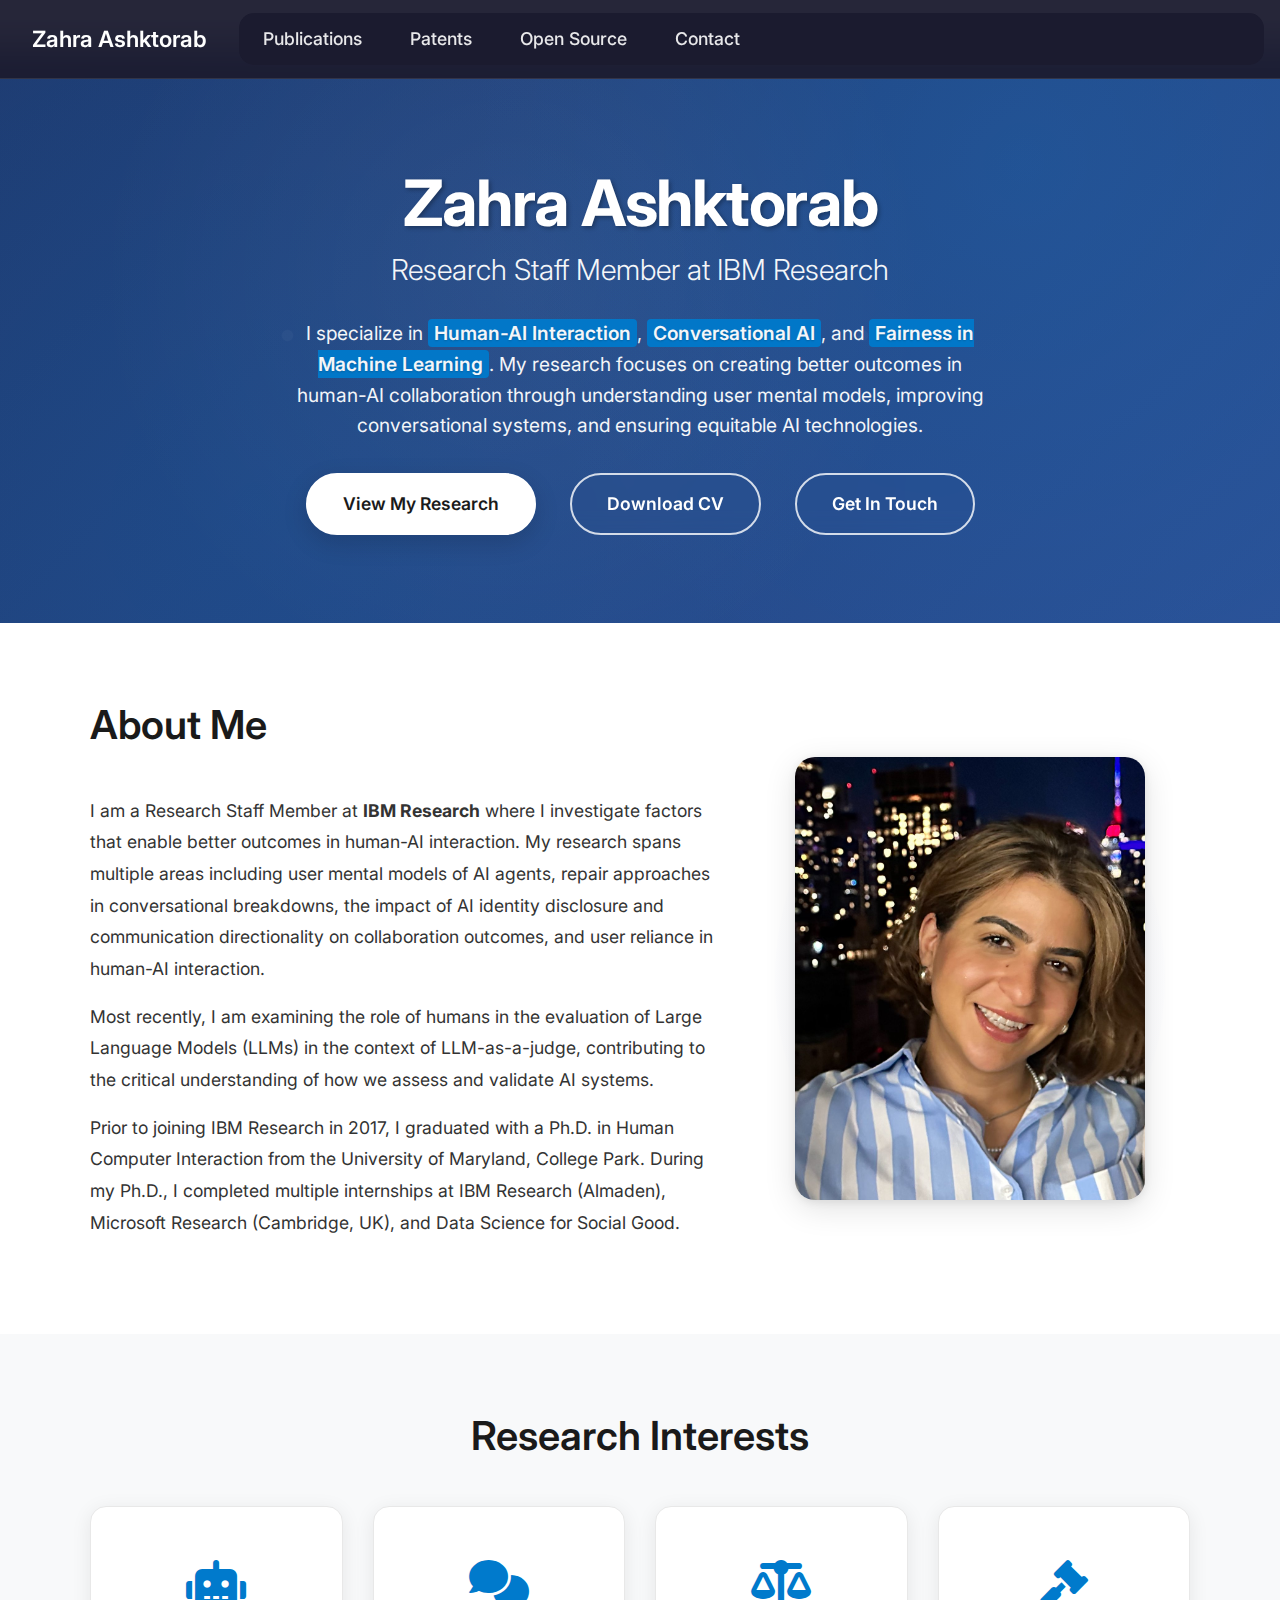
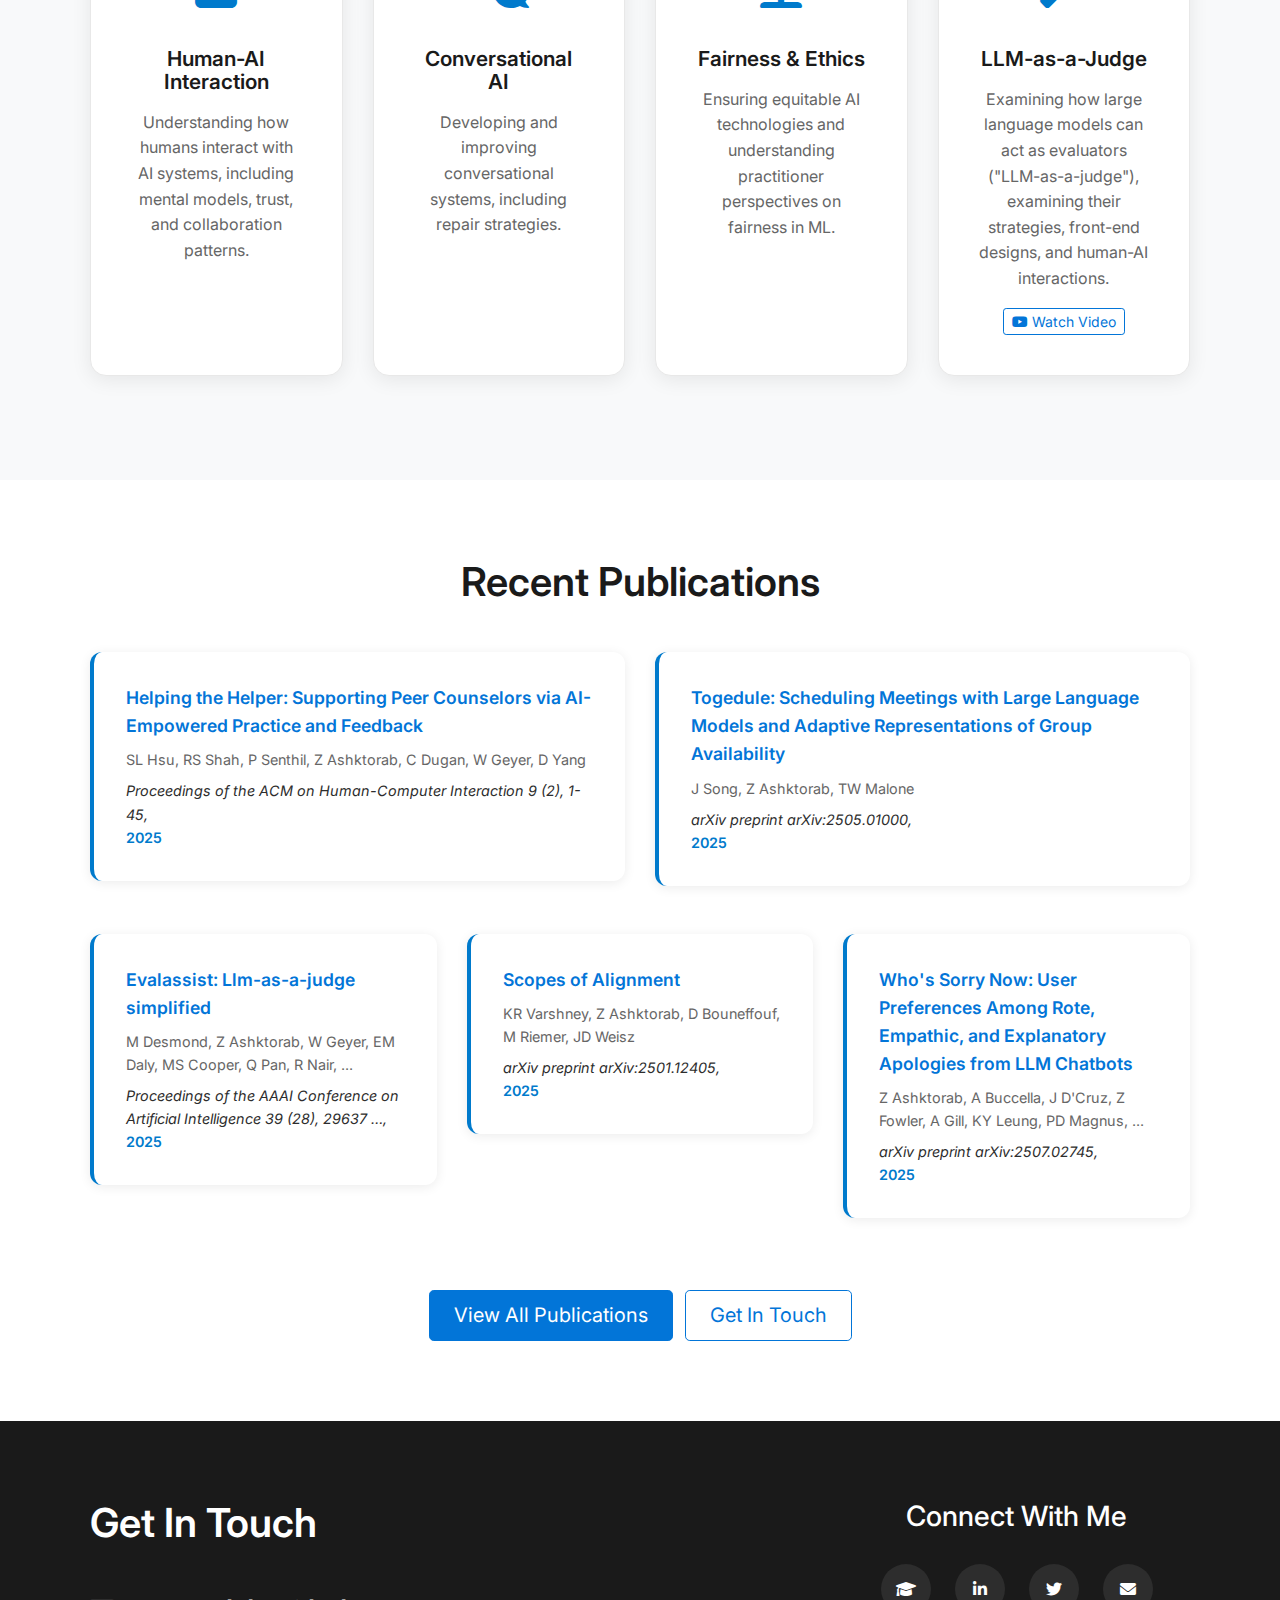
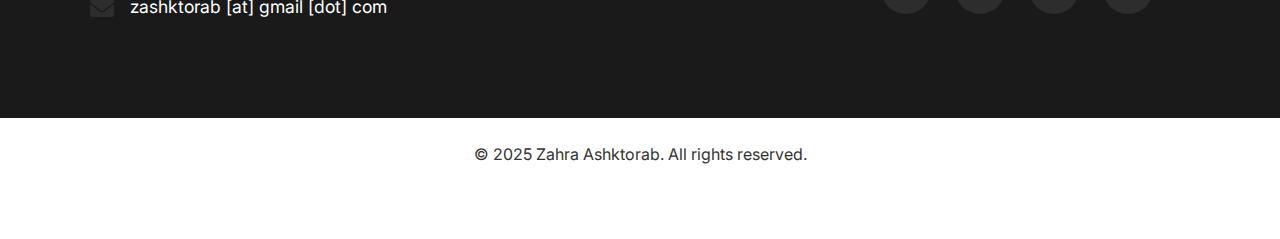
<file: index.html>
<!DOCTYPE html>
<html lang="en">
<head>
    <meta http-equiv="Content-Type" content="text/html; charset=UTF-8">
    <meta name="viewport" content="width=device-width, initial-scale=1, shrink-to-fit=no">
    <meta name="description" content="Zahra Ashktorab - Research Staff Member at IBM Research specializing in Human-AI Interaction, Conversational AI, and Fairness in Machine Learning">
    <meta name="author" content="Zahra Ashktorab">
    <meta name="keywords" content="Human-AI Interaction, Conversational AI, Machine Learning, Fairness, Research, IBM">
<link rel="icon" type="image/svg+xml" href="favicon.svg">
    <title>Zahra Ashktorab - Human-AI Interaction Researcher</title>

    <!-- Open Graph Meta Tags -->
    <meta property="og:title" content="Zahra Ashktorab - Human-AI Interaction Researcher">
    <meta property="og:description" content="Research Staff Member at IBM Research specializing in Human-AI Interaction, Conversational AI, and Fairness in Machine Learning">
    <meta property="og:image" content="https://zahraashktorab.com/picforsite.jpg">
    <meta property="og:url" content="https://zahraashktorab.com/">
    <meta property="og:type" content="profile">

    <!-- Twitter Card Meta Tags -->
    <meta name="twitter:card" content="summary">
    <meta name="twitter:creator" content="@zashktorab">
    <meta name="twitter:title" content="Zahra Ashktorab - Human-AI Interaction Researcher">
    <meta name="twitter:description" content="Research Staff Member at IBM Research specializing in Human-AI Interaction, Conversational AI, and Fairness in Machine Learning">
    <meta name="twitter:image" content="https://zahraashktorab.com/picforsite.jpg">

    <!-- Bootstrap core CSS -->
    <link href="./carousel_files/bootstrap.min.css" rel="stylesheet">
    <!-- Custom styles for this template -->
    <link href="./carousel_files/carousel.css" rel="stylesheet">
    <!-- Custom styles -->
    <link href="style.css" rel="stylesheet">
    <!-- Font Awesome for icons -->
    <link rel="stylesheet" href="https://cdnjs.cloudflare.com/ajax/libs/font-awesome/6.0.0/css/all.min.css">
    <!-- Google Fonts -->
    <link href="https://fonts.googleapis.com/css2?family=Inter:wght@300;400;500;600;700&display=swap" rel="stylesheet">
  </head>
  <body>
    <!-- Navigation -->
    <nav class="navbar navbar-toggleable-md navbar-inverse fixed-top bg-inverse">
      <button class="navbar-toggler navbar-toggler-right" type="button" data-toggle="collapse" data-target="#navbarCollapse" aria-controls="navbarCollapse" aria-expanded="false" aria-label="Toggle navigation">
        <span class="navbar-toggler-icon"></span>
      </button>
      <a class="navbar-brand" href="index.html">Zahra Ashktorab</a>
      <div class="collapse navbar-collapse" id="navbarCollapse">
        <ul class="navbar-nav mr-auto">
                <li class="nav-item">
                    <a class="nav-link" href="publications.html">Publications</a>
                </li>
                <li class="nav-item">
                    <a class="nav-link" href="patents.html">Patents</a>
                </li>
                <li class="nav-item">
                    <a class="nav-link" href="opensource.html">Open Source</a>
                </li>
                <li class="nav-item">
                    <a class="nav-link" href="#contact">Contact</a>
          </li>
        </ul>
      </div>
    </nav>

    <!-- Hero Section -->
    <section class="hero-section">
        <div class="container">
            <div class="hero-content">
                <h1 class="hero-title">Zahra Ashktorab</h1>
                <h2 class="hero-subtitle">Research Staff Member at IBM Research</h2>
                <p class="hero-description">
                    I specialize in <span class="highlight">Human-AI Interaction</span>, <span class="highlight">Conversational AI</span>, and <span class="highlight">Fairness in Machine Learning</span>. 
                    My research focuses on creating better outcomes in human-AI collaboration through understanding user mental models, 
                    improving conversational systems, and ensuring equitable AI technologies.
                </p>
                <div class="hero-buttons">
                    <a href="publications.html" class="btn-hero btn-hero-primary">View My Research</a>
                    <a href="CV_ZA.pdf" target="_blank" class="btn-hero btn-hero-secondary">Download CV</a>
                    <a href="#contact" class="btn-hero btn-hero-secondary">Get In Touch</a>
                </div>
            </div>
        </div>
    </section>

    <!-- About Section -->
    <section class="about-section">
        <div class="container">
            <div class="row align-items-center">
        <div class="col-md-7">
                    <h2 class="section-title text-left">About Me</h2>
                    <div class="about-content">
                        <p>
                            I am a Research Staff Member at <strong>IBM Research</strong> where I investigate factors that enable better outcomes in human-AI interaction. 
                            My research spans multiple areas including user mental models of AI agents, repair approaches in conversational breakdowns, 
                            the impact of AI identity disclosure and communication directionality on collaboration outcomes, and user reliance in human-AI interaction.
                        </p>
                        <p>
                            Most recently, I am examining the role of humans in the evaluation of Large Language Models (LLMs) in the context of LLM-as-a-judge, 
                            contributing to the critical understanding of how we assess and validate AI systems.
</p> 
<p>
                            Prior to joining IBM Research in 2017, I graduated with a Ph.D. in Human Computer Interaction from the 
                            University of Maryland, College Park. During my Ph.D., I completed multiple internships at 
                            IBM Research (Almaden), Microsoft Research (Cambridge, UK), and Data Science for Social Good.
                        </p>
                    </div>
                </div>
                <div class="col-md-5 text-center">
                    <div class="image-container">
                        <img class="professional-image" src="picforsite.jpg" width="350" loading="lazy" alt="Picture of Zahra Ashktorab">
                    </div>
                </div>
            </div>
        </div>
    </section>

    <!-- Research Interests Section -->
    <section class="stats-section">
        <div class="container">
            <h2 class="section-title">Research Interests</h2>
            <div class="row">
                <div class="col-md-3 mb-4">
                    <div class="research-card">
                        <div class="research-icon">
                            <i class="fas fa-robot"></i>
                        </div>
                        <h3 class="research-title">Human-AI Interaction</h3>
                        <p class="research-description">
                            Understanding how humans interact with AI systems, including mental models, trust, and collaboration patterns.
                        </p>
                    </div>
                </div>
                <div class="col-md-3 mb-4">
                    <div class="research-card">
                        <div class="research-icon">
                            <i class="fas fa-comments"></i>
                        </div>
                        <h3 class="research-title">Conversational AI</h3>
                        <p class="research-description">
                            Developing and improving conversational systems, including repair strategies.
                        </p>
                    </div>
                </div>
                <div class="col-md-3 mb-4">
                    <div class="research-card">
                        <div class="research-icon">
                            <i class="fas fa-balance-scale"></i>
                        </div>
                        <h3 class="research-title">Fairness & Ethics</h3>
                        <p class="research-description">
                            Ensuring equitable AI technologies and understanding practitioner perspectives on fairness in ML.
                        </p>
                    </div>
                </div>
                <div class="col-md-3 mb-4">
                    <div class="research-card">
                        <div class="research-icon">
                            <i class="fas fa-gavel"></i>
                        </div>
                        <h3 class="research-title">LLM-as-a-Judge</h3>
                        <p class="research-description">
                            Examining how large language models can act as evaluators ("LLM-as-a-judge"), examining their strategies, front-end designs, and human-AI interactions.
                        </p>
                        <div class="mt-3">
                            <a href="https://www.youtube.com/watch?v=trfUBIDeI1Y" target="_blank" class="btn btn-sm btn-outline-primary">
                                <i class="fab fa-youtube"></i> Watch Video
                            </a>
                        </div>
                    </div>
                </div>
            </div>
        </div>
    </section>

    <!-- Recent Publications -->
    <section class="about-section">
        <div class="container">
            <h2 class="section-title">Recent Publications</h2>
            <div class="row" id="recent-publications">
                <!-- Publications will be loaded dynamically -->
            </div>
            <div class="text-center mt-4">
                <a href="publications.html" class="btn btn-primary btn-lg">View All Publications</a>
                <a href="#contact" class="btn btn-outline-primary btn-lg ml-2">Get In Touch</a>
            </div>
        </div>
    </section>


    <!-- Contact Section -->
    <section id="contact" class="contact-section">
        <div class="container">
            <div class="row">
                <div class="col-md-8">
                    <h2 class="section-title text-left" style="color: white;">Get In Touch</h2>
                    <div class="contact-item">
                        <i class="fas fa-envelope contact-icon"></i>
                        <div class="contact-text">zashktorab [at] gmail [dot] com</div>
                    </div>
                </div>
                <div class="col-md-4 text-center">
                    <h3 style="color: white; margin-bottom: 2rem;">Connect With Me</h3>
                    <div class="social-links">
                        <a href="https://scholar.google.com/citations?user=yvZVcDQAAAAJ&hl=en" target="_blank" class="social-link">
                            <i class="fas fa-graduation-cap"></i>
                        </a>
                        <a href="https://www.linkedin.com/in/zashktorab/" target="_blank" class="social-link">
                            <i class="fab fa-linkedin-in"></i>
                        </a>
                        <a href="https://x.com/zashktorab" target="_blank" class="social-link">
                            <i class="fab fa-twitter"></i>
                        </a>
                        <a href="mailto:zashktorab@gmail.com" class="social-link">
                            <i class="fas fa-envelope"></i>
                        </a>
                    </div>
                </div>
        </div>
      </div>
    </section>

    <!-- Footer -->
    <footer class="bg-light py-4">
        <div class="container text-center">
            <p class="mb-0">&copy; 2025 Zahra Ashktorab. All rights reserved.</p>
        </div>
      </footer>

    <!-- Bootstrap core JavaScript -->
    <script src="https://code.jquery.com/jquery-3.7.1.slim.min.js" integrity="sha256-kmHvs0B+OpCW5GVHUNjv9rOmY0IvSIRcf7zGUDTDQM8=" crossorigin="anonymous"></script>
    <script src="./carousel_files/tether.min.js"></script>
    <script src="./carousel_files/bootstrap.min.js"></script>
    <script src="./carousel_files/holder.min.js"></script>
    <script src="./carousel_files/ie10-viewport-bug-workaround.js"></script>
  
    <!-- Publications Data -->
    <script src="publications_data.js"></script>
    
    <script>
        // Enhanced Navigation Bar Functionality
        document.addEventListener('DOMContentLoaded', function() {
            const navbar = document.querySelector('.navbar');
            const navLinks = document.querySelectorAll('.nav-link');
            
            // Add scroll effect to navbar
            window.addEventListener('scroll', function() {
                if (window.scrollY > 50) {
                    navbar.classList.add('scrolled');
                } else {
                    navbar.classList.remove('scrolled');
                }
            });
            
            // Add active class to current page link
            const currentPage = window.location.pathname.split('/').pop() || 'index.html';
            navLinks.forEach(link => {
                const href = link.getAttribute('href');
                if (href === currentPage || (currentPage === '' && href === 'index.html')) {
                    link.classList.add('active');
                }
            });
            
            // Smooth scrolling for anchor links
            navLinks.forEach(link => {
                link.addEventListener('click', function(e) {
                    const href = this.getAttribute('href');
                    if (href.startsWith('#')) {
                        e.preventDefault();
                        const target = document.querySelector(href);
                        if (target) {
                            target.scrollIntoView({
                                behavior: 'smooth',
                                block: 'start'
                            });
                        }
                    }
                });
            });
            
            // Add hover effects to navbar brand
            const navbarBrand = document.querySelector('.navbar-brand');
            navbarBrand.addEventListener('mouseenter', function() {
                this.style.transform = 'scale(1.05)';
            });
            
            navbarBrand.addEventListener('mouseleave', function() {
                this.style.transform = 'scale(1)';
            });
        });

        // Load Recent Publications
        function loadRecentPublications() {
            if (typeof PUBLICATIONS_DATA !== 'undefined' && PUBLICATIONS_DATA.publications) {
                const publications = PUBLICATIONS_DATA.publications;
                
                // Sort publications by year (most recent first)
                const sortedPubs = [...publications].sort((a, b) => {
                    const yearA = parseInt(a.year) || 0;
                    const yearB = parseInt(b.year) || 0;
                    return yearB - yearA; // Most recent first
                });
                
                // Get the 5 most recent publications
                const recentPubs = sortedPubs.slice(0, 5);
                
                const container = document.getElementById('recent-publications');
                container.innerHTML = '';
                
                recentPubs.forEach((pub, index) => {
                    const colClass = index < 2 ? 'col-md-6' : 'col-md-4';
                    const pubElement = createPublicationElement(pub);
                    const colDiv = document.createElement('div');
                    colDiv.className = colClass + ' mb-4';
                    colDiv.appendChild(pubElement);
                    container.appendChild(colDiv);
                });
            }
        }
        
        function createPublicationElement(pub) {
            const div = document.createElement('div');
            div.className = 'publication-preview';
            
            // Convert relative Google Scholar links to absolute URLs
            const scholarLink = pub.link ? 
                (pub.link.startsWith('/') ? `https://scholar.google.com${pub.link}` : pub.link) : 
                null;
            
            const title = scholarLink ? 
                `<a href="${scholarLink}" target="_blank">${pub.title}</a>` : 
                pub.title;
            
            div.innerHTML = `
                <div class="pub-title">${title}</div>
                <div class="pub-authors">${pub.authors || ''}</div>
                <div class="pub-venue">${pub.venue || ''}</div>
                <div class="pub-year">${pub.year || ''}</div>
            `;
            
            return div;
        }
        
        // Load publications when page loads
        document.addEventListener('DOMContentLoaded', function() {
            loadRecentPublications();
        });
    </script>
</body>
</html>
</file>
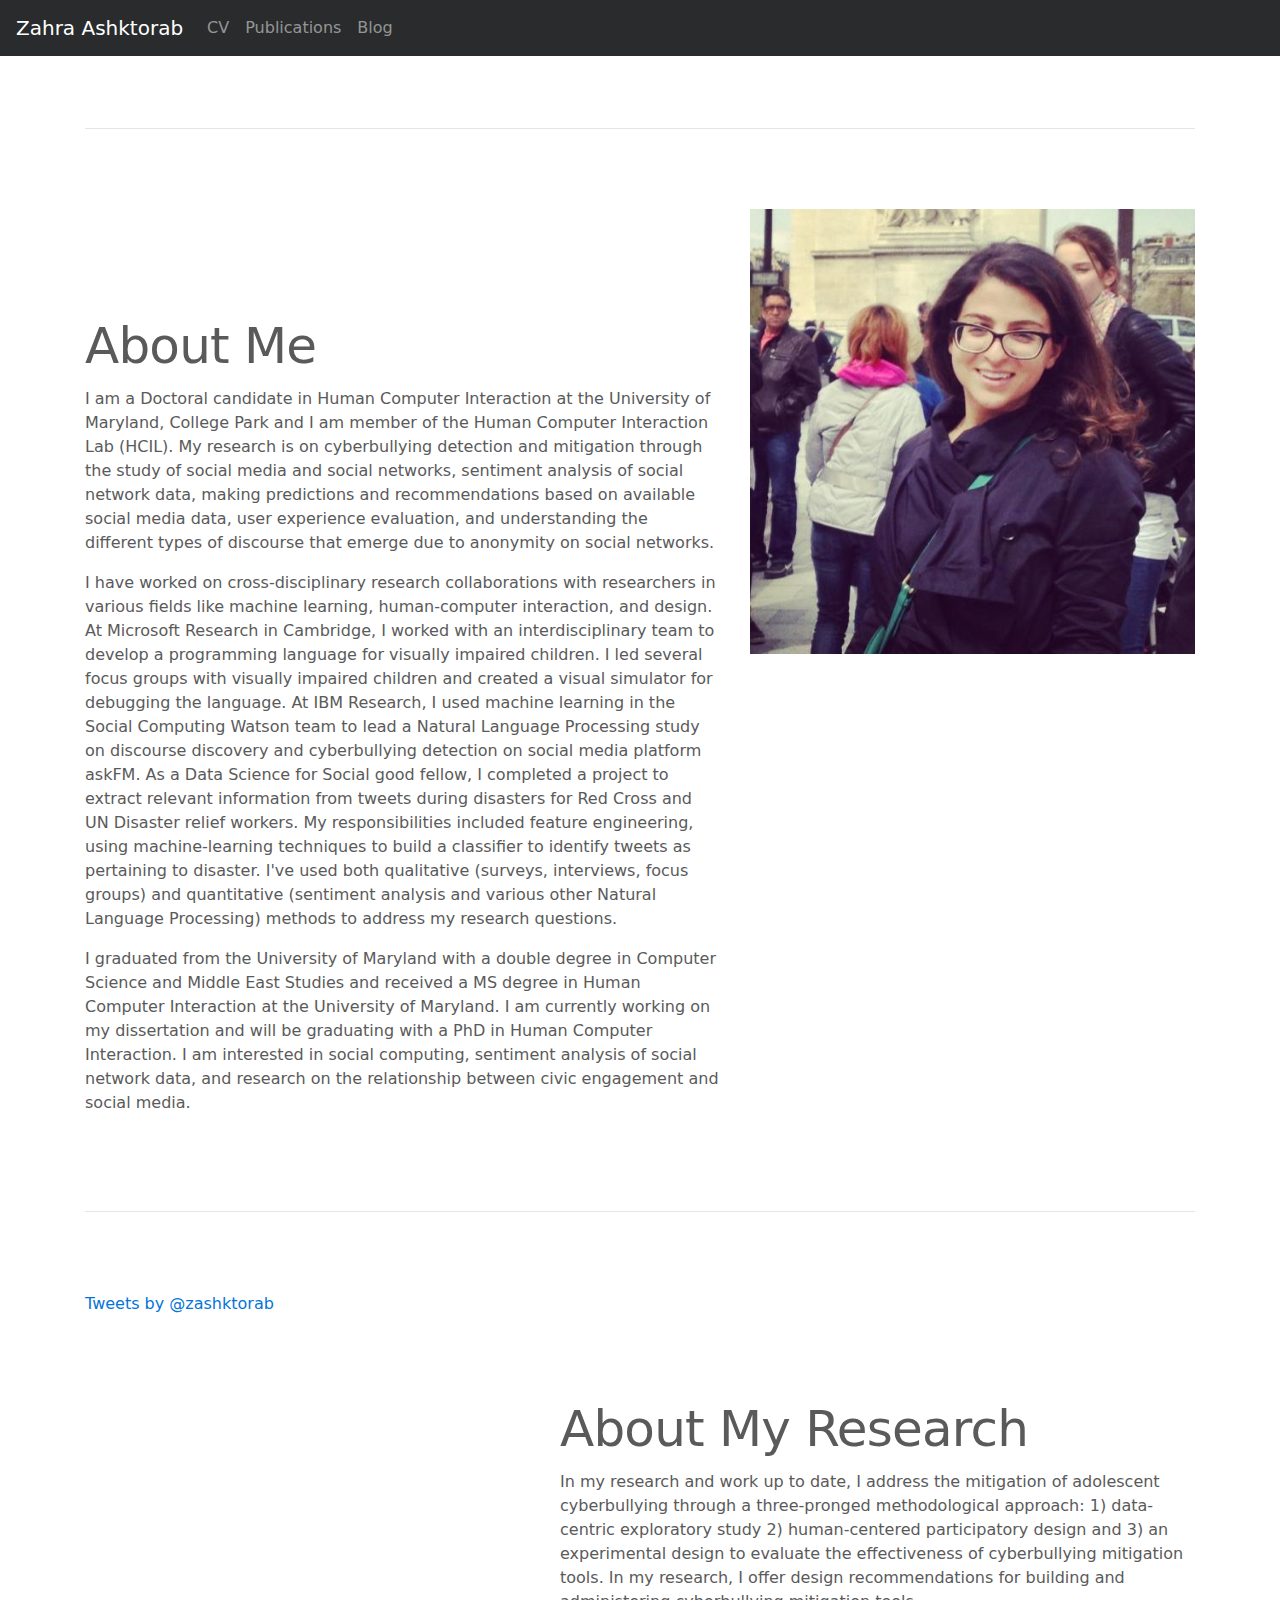
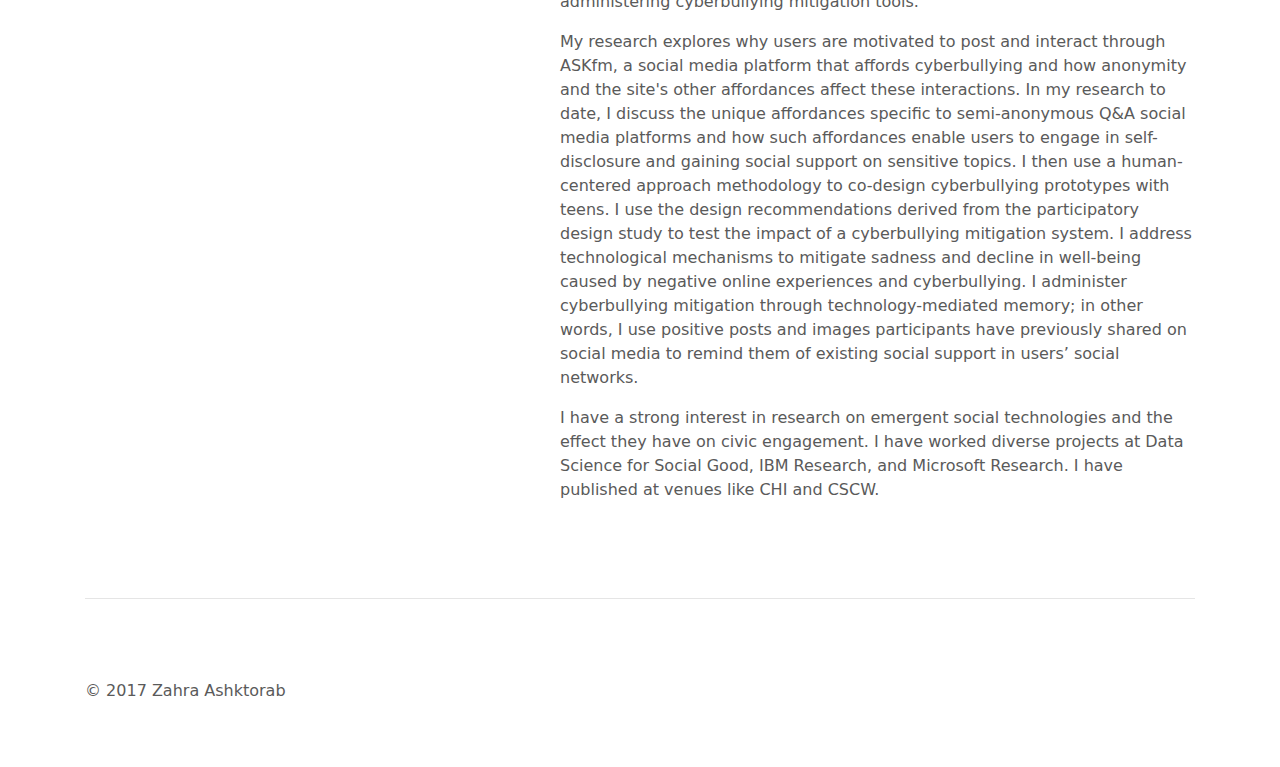
<file: indexbackup.html>
<!DOCTYPE html>
<!-- saved from url=(0052)https://v4-alpha.getbootstrap.com/examples/carousel/ -->
<html lang="en"><head><meta http-equiv="Content-Type" content="text/html; charset=UTF-8">
    
    <meta name="viewport" content="width=device-width, initial-scale=1, shrink-to-fit=no">
    <meta name="description" content="">
    <meta name="author" content="">
<link rel="shortcut icon" href="http://www.umd.edu/favicon.ico">

    <title>Zahra Ashktorab</title>

    <!-- Bootstrap core CSS -->
    <link href="./carousel_files/bootstrap.min.css" rel="stylesheet">

    <!-- Custom styles for this template -->
    <link href="./carousel_files/carousel.css" rel="stylesheet">
  </head>
  <body>
    <nav class="navbar navbar-toggleable-md navbar-inverse fixed-top bg-inverse">
      <button class="navbar-toggler navbar-toggler-right" type="button" data-toggle="collapse" data-target="#navbarCollapse" aria-controls="navbarCollapse" aria-expanded="false" aria-label="Toggle navigation">
        <span class="navbar-toggler-icon"></span>
      </button>
      <a class="navbar-brand" href="index.html">Zahra Ashktorab</a>
      <div class="collapse navbar-collapse" id="navbarCollapse">
        <ul class="navbar-nav mr-auto">
          <li class="nav-item ">
            <a class="nav-link" href="CV.pdf">CV</span></a>
          </li>
          <li class="nav-item ">
            <a class="nav-link" href="pubs.htm">Publications<span class="sr-only">(current)</span></a>
          </li>
          <li class="nav-item">
            <a class="nav-link" href="http://chroniclesofparnia.tumblr.com/">Blog</a>
          </li>
        </ul>

      </div>
    </nav>


    <div class="container marketing">



      <!-- START THE FEATURETTES -->

 <hr class="featurette-divider">


      <div class="row featurette">
        <div class="col-md-7">
          <h2 class="featurette-heading">About Me</span></h2>
          <p class="lead"> <p>I am a Doctoral candidate in Human Computer Interaction at the University of Maryland, College Park and I am  member of the Human Computer Interaction Lab (HCIL).  My research is on cyberbullying detection and mitigation through the study of social media and social networks, sentiment analysis of social network data, making predictions and recommendations based on available social media data, user experience evaluation, and understanding the different types of discourse that emerge due to anonymity on social networks.
</p>
<p>
I have worked on cross-disciplinary research collaborations with researchers in various fields like machine learning, human-computer interaction, and design. At Microsoft Research in Cambridge, I worked with an interdisciplinary team to develop a programming language for visually impaired children. I led several focus groups with visually impaired children and created a visual simulator for debugging the language. At IBM Research, I used machine learning in the Social Computing Watson team to lead a Natural Language Processing study on discourse discovery and cyberbullying detection on social media platform askFM. As a Data Science for Social good fellow, I completed a project to extract relevant information from tweets during disasters for Red Cross and UN Disaster relief workers. My responsibilities included feature engineering, using machine-learning techniques to build a classifier to identify tweets as pertaining to disaster.  I've used both qualitative (surveys, interviews, focus groups) and quantitative (sentiment analysis and various other Natural Language Processing) methods to address my research questions.
<p>

I graduated from the University of Maryland with a double degree in Computer Science and Middle East Studies and received a MS degree in Human Computer Interaction at the University of Maryland. I am currently working on my dissertation and will be graduating with a PhD in Human Computer Interaction. I am interested in social computing, sentiment analysis of social network data, and research on the relationship between civic engagement and social media. 
</p>





        </div>
        <div class="col-md-5">
          <img class="featurette-image img-fluid mx-auto" data-src="forsite.jpg" src="forsite.jpg" alt="Picture of Zahra">
        </div>
      </div>
 <hr class="featurette-divider">

      <div class="row featurette">
        <div class="col-md-7 push-md-5">



        <h2 class="featurette-heading">About My Research</span></h2>

          <p class="lead"> 
<p>In my research and work up to date, I address the mitigation of adolescent cyberbullying through a three-pronged methodological approach: 1) data-centric exploratory study 2) human-centered participatory design and 3) an experimental design to evaluate the effectiveness of cyberbullying mitigation tools. In my research, I offer design recommendations for building and administering cyberbullying mitigation tools. </p>
<p> My research explores why  users are motivated to post and interact through ASKfm, a social media platform that affords cyberbullying and how anonymity and the site's other affordances affect these interactions. In my research to date, I discuss the unique affordances specific to semi-anonymous Q&A social media platforms and how such affordances enable users to engage in self-disclosure and gaining social support on sensitive topics. I then use a human-centered approach methodology to co-design cyberbullying prototypes with teens.  I use the design recommendations derived from the participatory design study to test the impact of a cyberbullying mitigation system. I address  technological mechanisms to mitigate sadness and decline in well-being caused by negative online experiences and cyberbullying. I administer cyberbullying mitigation through technology-mediated memory; in other words, I use positive posts and images participants have previously shared on social media to remind them of existing social support in users’ social networks. </p>

<p>I have a strong interest in research on emergent social technologies and the effect they have on civic engagement. I have worked diverse projects at Data Science for Social Good, IBM Research, and Microsoft Research. I have published at venues like CHI and CSCW.</p>
</div>
<div class="col-md-5 pull-md-7">

<a class="twitter-timeline" href="https://twitter.com/zashktorab" data-widget-id="371808686311624704">Tweets by @zashktorab</a>
<script>!function(d,s,id){var js,fjs=d.getElementsByTagName(s)[0],p=/^http:/.test(d.location)?'http':'https';if(!d.getElementById(id)){js=d.createElement(s);js.id=id;js.src=p+"://platform.twitter.com/widgets.js";fjs.parentNode.insertBefore(js,fjs);}}(document,"script","twitter-wjs");</script>






        </div>
      </div>



      <hr class="featurette-divider">

      <!-- /END THE FEATURETTES -->


      <!-- FOOTER -->
      <footer>

        <p>© 2017 Zahra Ashktorab </p>
      </footer>

    </div><!-- /.container -->


    <!-- Bootstrap core JavaScript
    ================================================== -->
    <!-- Placed at the end of the document so the pages load faster -->
    <script src="./carousel_files/jquery-3.1.1.slim.min.js" integrity="sha384-A7FZj7v+d/sdmMqp/nOQwliLvUsJfDHW+k9Omg/a/EheAdgtzNs3hpfag6Ed950n" crossorigin="anonymous"></script>
    <script>window.jQuery || document.write('<script src="../../assets/js/vendor/jquery.min.js"><\/script>')</script>
    <script src="./carousel_files/tether.min.js" integrity="sha384-DztdAPBWPRXSA/3eYEEUWrWCy7G5KFbe8fFjk5JAIxUYHKkDx6Qin1DkWx51bBrb" crossorigin="anonymous"></script>
    <script src="./carousel_files/bootstrap.min.js"></script>
    <!-- Just to make our placeholder images work. Don't actually copy the next line! -->
    <script src="./carousel_files/holder.min.js"></script>
    <!-- IE10 viewport hack for Surface/desktop Windows 8 bug -->
    <script src="./carousel_files/ie10-viewport-bug-workaround.js"></script>
  

<svg xmlns="http://www.w3.org/2000/svg" width="500" height="500" viewBox="0 0 500 500" preserveAspectRatio="none" style="display: none; visibility: hidden; position: absolute; top: -100%; left: -100%;"><defs><style type="text/css"></style></defs><text x="0" y="25" style="font-weight:bold;font-size:25pt;font-family:Arial, Helvetica, Open Sans, sans-serif">500x500</text></svg></body></html>
</file>
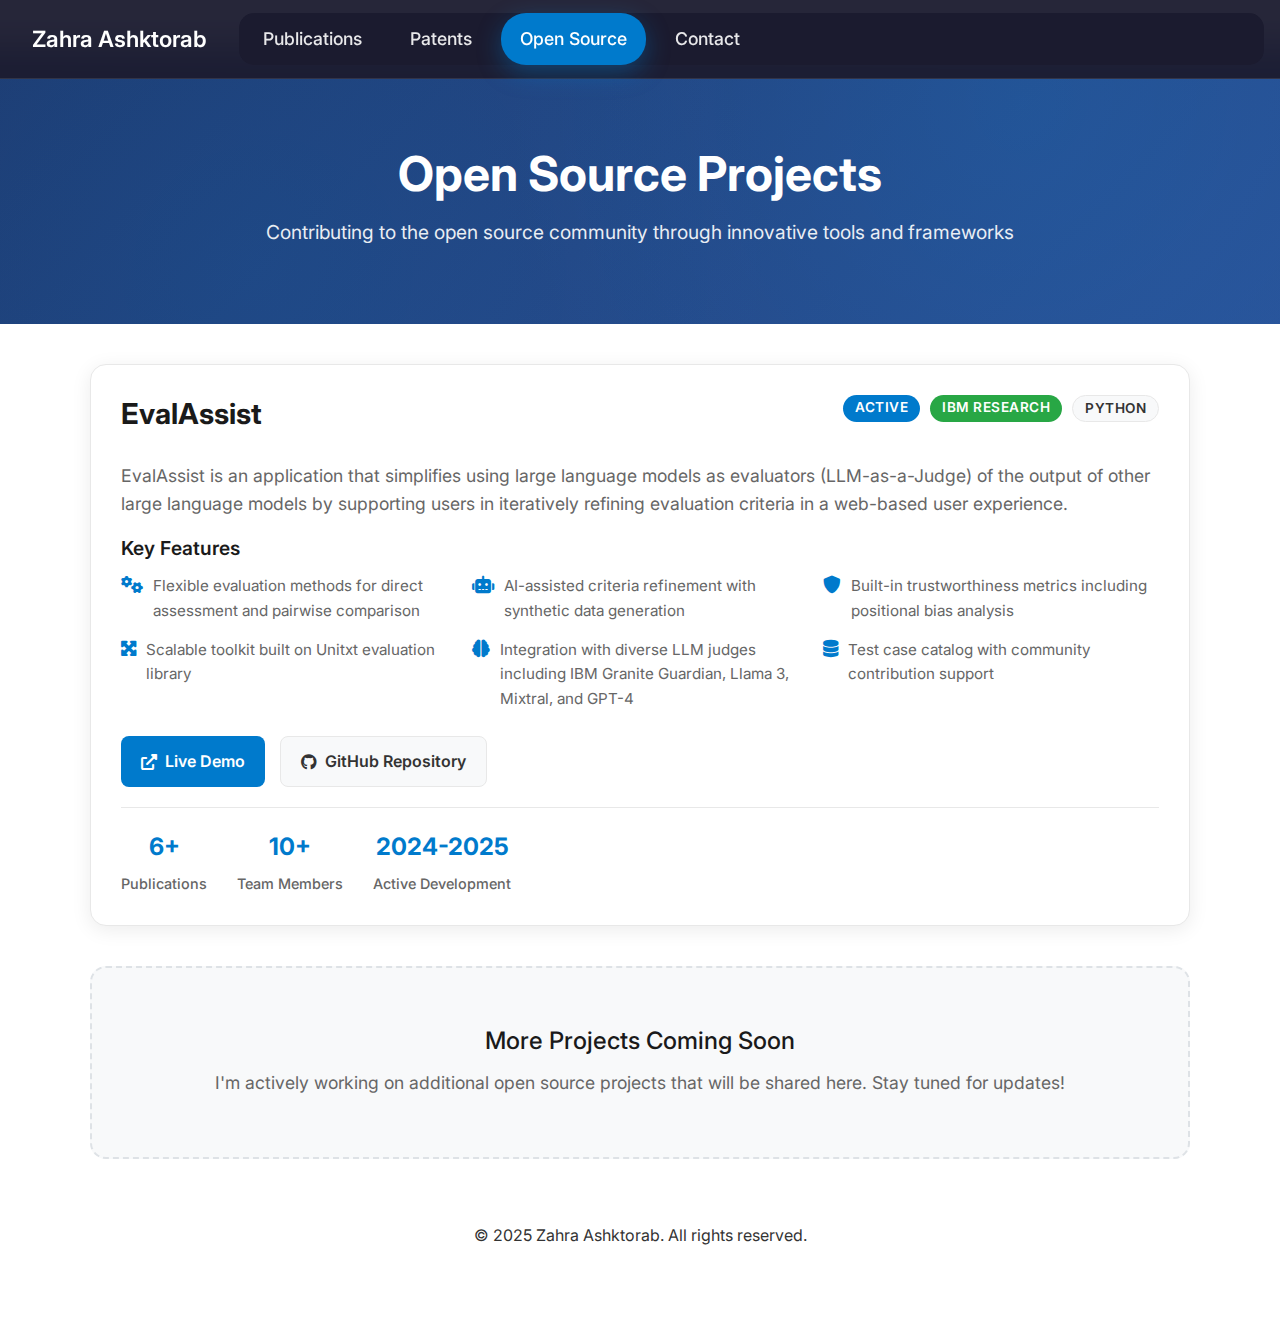
<file: opensource.html>
<!DOCTYPE html>
<html lang="en">
<head>
    <meta http-equiv="Content-Type" content="text/html; charset=UTF-8">
    <meta name="viewport" content="width=device-width, initial-scale=1, shrink-to-fit=no">
    <meta name="description" content="Open source projects by Zahra Ashktorab including EvalAssist for LLM-as-a-Judge evaluation">
    <meta name="author" content="Zahra Ashktorab">
    <link rel="icon" type="image/svg+xml" href="favicon.svg">
    <title>Zahra Ashktorab - Open Source Projects</title>

    <!-- Open Graph Meta Tags -->
    <meta property="og:title" content="Zahra Ashktorab - Open Source Projects">
    <meta property="og:description" content="Open source projects including EvalAssist for LLM-as-a-Judge evaluation">
    <meta property="og:image" content="https://zahraashktorab.com/picforsite.jpg">
    <meta property="og:url" content="https://zahraashktorab.com/opensource.html">
    <meta property="og:type" content="website">

    <!-- Twitter Card Meta Tags -->
    <meta name="twitter:card" content="summary">
    <meta name="twitter:creator" content="@zashktorab">
    <meta name="twitter:title" content="Zahra Ashktorab - Open Source Projects">
    <meta name="twitter:description" content="Open source projects including EvalAssist for LLM-as-a-Judge evaluation">
    <meta name="twitter:image" content="https://zahraashktorab.com/picforsite.jpg">

    <!-- Bootstrap core CSS -->
    <link href="./carousel_files/bootstrap.min.css" rel="stylesheet">
    <!-- Custom styles for this template -->
    <link href="./carousel_files/carousel.css" rel="stylesheet">
    <!-- Font Awesome for icons -->
    <link rel="stylesheet" href="https://cdnjs.cloudflare.com/ajax/libs/font-awesome/6.0.0/css/all.min.css">
    <!-- Google Fonts -->
    <link href="https://fonts.googleapis.com/css2?family=Inter:wght@300;400;500;600;700&display=swap" rel="stylesheet">
    
    <style>
        :root {
            --primary-color: #1a1a1a;
            --secondary-color: #2d2d2d;
            --accent-color: #007acc;
            --highlight-color: #00a8ff;
            --text-color: #333333;
            --light-bg: #f8f9fa;
            --sleek-gradient: linear-gradient(135deg, #1e3c72 0%, #2a5298 100%);
        }
        
        body {
            font-family: 'Inter', sans-serif;
            line-height: 1.6;
            color: var(--text-color);
            scroll-behavior: smooth;
        }
        
        html {
            scroll-behavior: smooth;
        }
        
        /* Enhanced Navigation Styles */
        .navbar {
            background: rgba(26, 26, 46, 0.95) !important;
            backdrop-filter: blur(20px);
            border-bottom: 1px solid rgba(255, 255, 255, 0.1);
            transition: all 0.3s ease;
            padding: 0.8rem 1rem;
        }
        
        .navbar.scrolled {
            background: rgba(26, 26, 46, 0.98) !important;
            box-shadow: 0 8px 32px rgba(0, 0, 0, 0.1);
            padding: 0.5rem 0;
        }
        
        .navbar-brand {
            font-size: 1.4rem;
            font-weight: 600;
            color: white;
            transition: all 0.3s ease;
            text-decoration: none;
            padding: 0.5rem 1rem;
            margin-right: 1rem;
        }
        
        .navbar-brand:hover {
            transform: scale(1.02);
            filter: brightness(1.1);
            color: white;
        }
        
        .navbar-nav .nav-link {
            color: rgba(255, 255, 255, 0.9) !important;
            font-weight: 500;
            font-size: 1.1rem;
            padding: 0.75rem 1.2rem !important;
            margin: 0 0.3rem;
            border-radius: 25px;
            transition: all 0.3s cubic-bezier(0.175, 0.885, 0.32, 1.275);
            position: relative;
            overflow: hidden;
        }
        
        .navbar-nav .nav-link::before {
            content: '';
            position: absolute;
            top: 0;
            left: -100%;
            width: 100%;
            height: 100%;
            background: linear-gradient(90deg, transparent, rgba(255, 255, 255, 0.1), transparent);
            transition: left 0.5s;
        }
        
        .navbar-nav .nav-link:hover::before {
            left: 100%;
        }
        
        .navbar-nav .nav-link:hover {
            color: white !important;
            background: rgba(0, 122, 204, 0.2);
            transform: translateY(-2px);
            box-shadow: 0 8px 25px rgba(0, 122, 204, 0.3);
        }
        
        .navbar-nav .nav-link.active {
            background: var(--accent-color);
            color: white !important;
            box-shadow: 0 8px 25px rgba(0, 122, 204, 0.4);
        }
        
        .navbar-toggler {
            border: none;
            padding: 0.5rem;
            border-radius: 10px;
            background: rgba(255, 255, 255, 0.1);
            transition: all 0.3s ease;
        }
        
        .navbar-toggler:hover {
            background: rgba(0, 122, 204, 0.2);
            transform: scale(1.05);
        }
        
        .navbar-toggler-icon {
            background-image: url("data:image/svg+xml,%3csvg xmlns='http://www.w3.org/2000/svg' viewBox='0 0 30 30'%3e%3cpath stroke='rgba%28255, 255, 255, 0.9%29' stroke-linecap='round' stroke-miterlimit='10' stroke-width='2' d='M4 7h22M4 15h22M4 23h22'/%3e%3c/svg%3e");
        }
        
        .navbar-collapse {
            background: rgba(26, 26, 46, 0.95);
            border-radius: 15px;
            margin-top: 1rem;
            padding: 1rem;
            backdrop-filter: blur(20px);
        }
        
        @media (min-width: 768px) {
            .navbar-collapse {
                background: transparent;
                margin-top: 0;
                padding: 0;
            }
        }
        
        /* Container padding fix */
        .container {
            padding-left: 20px;
            padding-right: 20px;
        }
        
        @media (max-width: 768px) {
            .container {
                padding-left: 15px;
                padding-right: 15px;
            }
            
            .navbar {
                padding: 0.6rem 0.8rem;
            }
            
            .navbar-brand {
                font-size: 1.2rem;
                padding: 0.4rem 0.8rem;
                margin-right: 0.5rem;
            }
            
            .navbar-nav .nav-link {
                font-size: 1rem;
                padding: 0.6rem 1rem !important;
                margin: 0 0.2rem;
            }
        }
        
        /* Page Header */
        .page-header {
            background: var(--sleek-gradient);
            color: white;
            padding: 100px 0 60px;
            text-align: center;
            position: relative;
            overflow: hidden;
        }
        
        .page-header::before {
            content: '';
            position: absolute;
            top: 0;
            left: 0;
            right: 0;
            bottom: 0;
            background: radial-gradient(circle at 20% 80%, rgba(0, 122, 204, 0.1) 0%, transparent 50%),
                        radial-gradient(circle at 80% 20%, rgba(0, 168, 255, 0.1) 0%, transparent 50%);
        }
        
        .page-header h1 {
            font-size: 3rem;
            font-weight: 700;
            margin-bottom: 1rem;
            position: relative;
            z-index: 2;
        }
        
        .page-header p {
            font-size: 1.2rem;
            opacity: 0.9;
            position: relative;
            z-index: 2;
        }
        
        /* Project Cards */
        .project-card {
            background: white;
            border-radius: 16px;
            padding: 30px;
            margin-bottom: 30px;
            box-shadow: 0 4px 20px rgba(0,0,0,0.08);
            border: 1px solid #e8e8e8;
            transition: all 0.3s ease;
            position: relative;
            overflow: hidden;
        }
        
        .project-card::before {
            content: '';
            position: absolute;
            top: 0;
            left: 0;
            right: 0;
            bottom: 0;
            background: rgba(0, 122, 204, 0.02);
            opacity: 0;
            transition: opacity 0.3s ease;
        }
        
        .project-card:hover::before {
            opacity: 1;
        }
        
        .project-card:hover {
            transform: translateY(-4px);
            box-shadow: 0 12px 40px rgba(0, 122, 204, 0.15);
        }
        
        .project-header {
            display: flex;
            align-items: flex-start;
            justify-content: space-between;
            margin-bottom: 20px;
        }
        
        .project-title {
            font-size: 1.8rem;
            font-weight: 700;
            color: var(--primary-color);
            margin-bottom: 10px;
            line-height: 1.3;
        }
        
        .project-title a {
            color: var(--primary-color);
            text-decoration: none;
            transition: color 0.3s ease;
        }
        
        .project-title a:hover {
            color: var(--accent-color);
        }
        
        .project-badges {
            display: flex;
            gap: 10px;
            flex-wrap: wrap;
        }
        
        .badge {
            padding: 6px 12px;
            border-radius: 20px;
            font-size: 0.85rem;
            font-weight: 600;
            text-transform: uppercase;
            letter-spacing: 0.5px;
        }
        
        .badge-primary {
            background: var(--accent-color);
            color: white;
        }
        
        .badge-secondary {
            background: #f8f9fa;
            color: var(--text-color);
            border: 1px solid #e8e8e8;
        }
        
        .badge-success {
            background: #28a745;
            color: white;
        }
        
        .project-description {
            font-size: 1.1rem;
            color: #666;
            margin-bottom: 20px;
            line-height: 1.6;
        }
        
        .project-features {
            margin-bottom: 25px;
        }
        
        .project-features h4 {
            font-size: 1.2rem;
            font-weight: 600;
            color: var(--primary-color);
            margin-bottom: 15px;
        }
        
        .features-list {
            display: grid;
            grid-template-columns: repeat(auto-fit, minmax(250px, 1fr));
            gap: 15px;
        }
        
        .feature-item {
            display: flex;
            align-items: flex-start;
            gap: 10px;
        }
        
        .feature-icon {
            color: var(--accent-color);
            font-size: 1.1rem;
            margin-top: 2px;
            flex-shrink: 0;
        }
        
        .feature-text {
            font-size: 0.95rem;
            color: #666;
        }
        
        .project-links {
            display: flex;
            gap: 15px;
            flex-wrap: wrap;
            margin-top: 25px;
        }
        
        .project-link {
            display: inline-flex;
            align-items: center;
            gap: 8px;
            padding: 12px 20px;
            background: var(--accent-color);
            color: white;
            text-decoration: none;
            border-radius: 8px;
            font-weight: 600;
            transition: all 0.3s ease;
            position: relative;
            z-index: 10;
        }
        
        .project-link:hover {
            background: var(--highlight-color);
            color: white;
            transform: translateY(-2px);
            box-shadow: 0 4px 12px rgba(0, 122, 204, 0.3);
        }
        
        .project-link.secondary {
            background: #f8f9fa;
            color: var(--text-color);
            border: 1px solid #e8e8e8;
        }
        
        .project-link.secondary:hover {
            background: #e9ecef;
            color: var(--text-color);
        }
        
        .project-stats {
            display: flex;
            gap: 30px;
            margin-top: 20px;
            padding-top: 20px;
            border-top: 1px solid #e8e8e8;
        }
        
        .stat-item {
            text-align: center;
        }
        
        .stat-number {
            font-size: 1.5rem;
            font-weight: 700;
            color: var(--accent-color);
            margin-bottom: 5px;
        }
        
        .stat-label {
            font-size: 0.9rem;
            color: #666;
            font-weight: 500;
        }
        
        /* Coming Soon Section */
        .coming-soon {
            background: #f8f9fa;
            border: 2px dashed #dee2e6;
            border-radius: 16px;
            padding: 60px 30px;
            text-align: center;
            margin-top: 40px;
        }
        
        .coming-soon h3 {
            color: var(--primary-color);
            margin-bottom: 15px;
            font-size: 1.5rem;
        }
        
        .coming-soon p {
            color: #666;
            font-size: 1.1rem;
            margin-bottom: 0;
        }
        
        /* Responsive Design */
        @media (max-width: 768px) {
            .page-header h1 {
                font-size: 2.2rem;
            }
            
            .project-header {
                flex-direction: column;
                align-items: flex-start;
            }
            
            .project-badges {
                margin-top: 15px;
            }
            
            .project-links {
                flex-direction: column;
            }
            
            .project-stats {
                flex-direction: column;
                gap: 15px;
            }
            
            .features-list {
                grid-template-columns: 1fr;
            }
        }
    </style>
</head>
<body>
    <nav class="navbar navbar-toggleable-md navbar-inverse fixed-top bg-inverse">
        <button class="navbar-toggler navbar-toggler-right" type="button" data-toggle="collapse" data-target="#navbarCollapse" aria-controls="navbarCollapse" aria-expanded="false" aria-label="Toggle navigation">
            <span class="navbar-toggler-icon"></span>
        </button>
        <a class="navbar-brand" href="index.html">Zahra Ashktorab</a>
        <div class="collapse navbar-collapse" id="navbarCollapse">
            <ul class="navbar-nav mr-auto">
                <li class="nav-item">
                    <a class="nav-link" href="publications.html">Publications</a>
                </li>
                <li class="nav-item">
                    <a class="nav-link" href="patents.html">Patents</a>
                </li>
                <li class="nav-item active">
                    <a class="nav-link" href="opensource.html">Open Source <span class="sr-only">(current)</span></a>
                </li>
                <li class="nav-item">
                    <a class="nav-link" href="index.html#contact">Contact</a>
                </li>
            </ul>
        </div>
    </nav>

    <!-- Page Header -->
    <section class="page-header">
        <div class="container">
            <h1>Open Source Projects</h1>
            <p>Contributing to the open source community through innovative tools and frameworks</p>
        </div>
    </section>

    <div class="container" style="margin-top: 40px;">
        <div class="row">
            <div class="col-md-12">
                
                <!-- EvalAssist Project -->
                <div class="project-card">
                    <div class="project-header">
                        <div>
                            <h2 class="project-title">
                                <a href="https://ibm.github.io/eval-assist/" target="_blank">EvalAssist</a>
                            </h2>
                        </div>
                        <div class="project-badges">
                            <span class="badge badge-primary">Active</span>
                            <span class="badge badge-success">IBM Research</span>
                            <span class="badge badge-secondary">Python</span>
                        </div>
                    </div>
                    
                    <div class="project-description">
                        EvalAssist is an application that simplifies using large language models as evaluators (LLM-as-a-Judge) of the output of other large language models by supporting users in iteratively refining evaluation criteria in a web-based user experience.
                    </div>
                    
                    <div class="project-features">
                        <h4>Key Features</h4>
                        <div class="features-list">
                            <div class="feature-item">
                                <i class="fas fa-cogs feature-icon"></i>
                                <div class="feature-text">Flexible evaluation methods for direct assessment and pairwise comparison</div>
                            </div>
                            <div class="feature-item">
                                <i class="fas fa-robot feature-icon"></i>
                                <div class="feature-text">AI-assisted criteria refinement with synthetic data generation</div>
                            </div>
                            <div class="feature-item">
                                <i class="fas fa-shield-alt feature-icon"></i>
                                <div class="feature-text">Built-in trustworthiness metrics including positional bias analysis</div>
                            </div>
                            <div class="feature-item">
                                <i class="fas fa-expand-arrows-alt feature-icon"></i>
                                <div class="feature-text">Scalable toolkit built on Unitxt evaluation library</div>
                            </div>
                            <div class="feature-item">
                                <i class="fas fa-brain feature-icon"></i>
                                <div class="feature-text">Integration with diverse LLM judges including IBM Granite Guardian, Llama 3, Mixtral, and GPT-4</div>
                            </div>
                            <div class="feature-item">
                                <i class="fas fa-database feature-icon"></i>
                                <div class="feature-text">Test case catalog with community contribution support</div>
                            </div>
                        </div>
                    </div>
                    
                    <div class="project-links">
                        <a href="https://evalassist-evalassist.hf.space" target="_blank" class="project-link">
                            <i class="fas fa-external-link-alt"></i>
                            Live Demo
                        </a>
                        <a href="https://github.com/IBM/eval-assist" target="_blank" class="project-link secondary">
                            <i class="fab fa-github"></i>
                            GitHub Repository
                        </a>
                    </div>
                    
                    <div class="project-stats">
                        <div class="stat-item">
                            <div class="stat-number">6+</div>
                            <div class="stat-label">Publications</div>
                        </div>
                        <div class="stat-item">
                            <div class="stat-number">10+</div>
                            <div class="stat-label">Team Members</div>
                        </div>
                        <div class="stat-item">
                            <div class="stat-number">2024-2025</div>
                            <div class="stat-label">Active Development</div>
                        </div>
                    </div>
                </div>
                
                <!-- Coming Soon Section -->
                <div class="coming-soon">
                    <h3>More Projects Coming Soon</h3>
                    <p>I'm actively working on additional open source projects that will be shared here. Stay tuned for updates!</p>
                </div>
                
            </div>
        </div>
    </div>

    <!-- Footer -->
    <footer class="bg-light py-4" style="margin-top: 40px;">
        <div class="container text-center">
            <p class="mb-0">&copy; 2025 Zahra Ashktorab. All rights reserved.</p>
        </div>
    </footer>

    <!-- Bootstrap core JavaScript -->
    <script src="https://code.jquery.com/jquery-3.7.1.slim.min.js" integrity="sha256-kmHvs0B+OpCW5GVHUNjv9rOmY0IvSIRcf7zGUDTDQM8=" crossorigin="anonymous"></script>
    <script src="./carousel_files/tether.min.js"></script>
    <script src="./carousel_files/bootstrap.min.js"></script>
    <script src="./carousel_files/holder.min.js"></script>
    <script src="./carousel_files/ie10-viewport-bug-workaround.js"></script>

    <script>
        // Navigation functionality
        document.addEventListener('DOMContentLoaded', function() {
            const navbar = document.querySelector('.navbar');
            const navLinks = document.querySelectorAll('.nav-link');
            
            window.addEventListener('scroll', function() {
                if (window.scrollY > 50) {
                    navbar.classList.add('scrolled');
                } else {
                    navbar.classList.remove('scrolled');
                }
            });
            
            const currentPage = window.location.pathname.split('/').pop() || 'index.html';
            navLinks.forEach(link => {
                const href = link.getAttribute('href');
                if (href === currentPage || (currentPage === '' && href === 'index.html')) {
                    link.classList.add('active');
                }
            });
            
            navLinks.forEach(link => {
                link.addEventListener('click', function(e) {
                    const href = this.getAttribute('href');
                    if (href.startsWith('#')) {
                        e.preventDefault();
                        const target = document.querySelector(href);
                        if (target) {
                            target.scrollIntoView({
                                behavior: 'smooth',
                                block: 'start'
                            });
                        }
                    }
                });
            });
        });
        
        // Add smooth scrolling for better UX
        document.querySelectorAll('a[href^="#"]').forEach(anchor => {
            anchor.addEventListener('click', function (e) {
                e.preventDefault();
                document.querySelector(this.getAttribute('href')).scrollIntoView({
                    behavior: 'smooth'
                });
            });
        });
    </script>
</body>
</html>
</file>
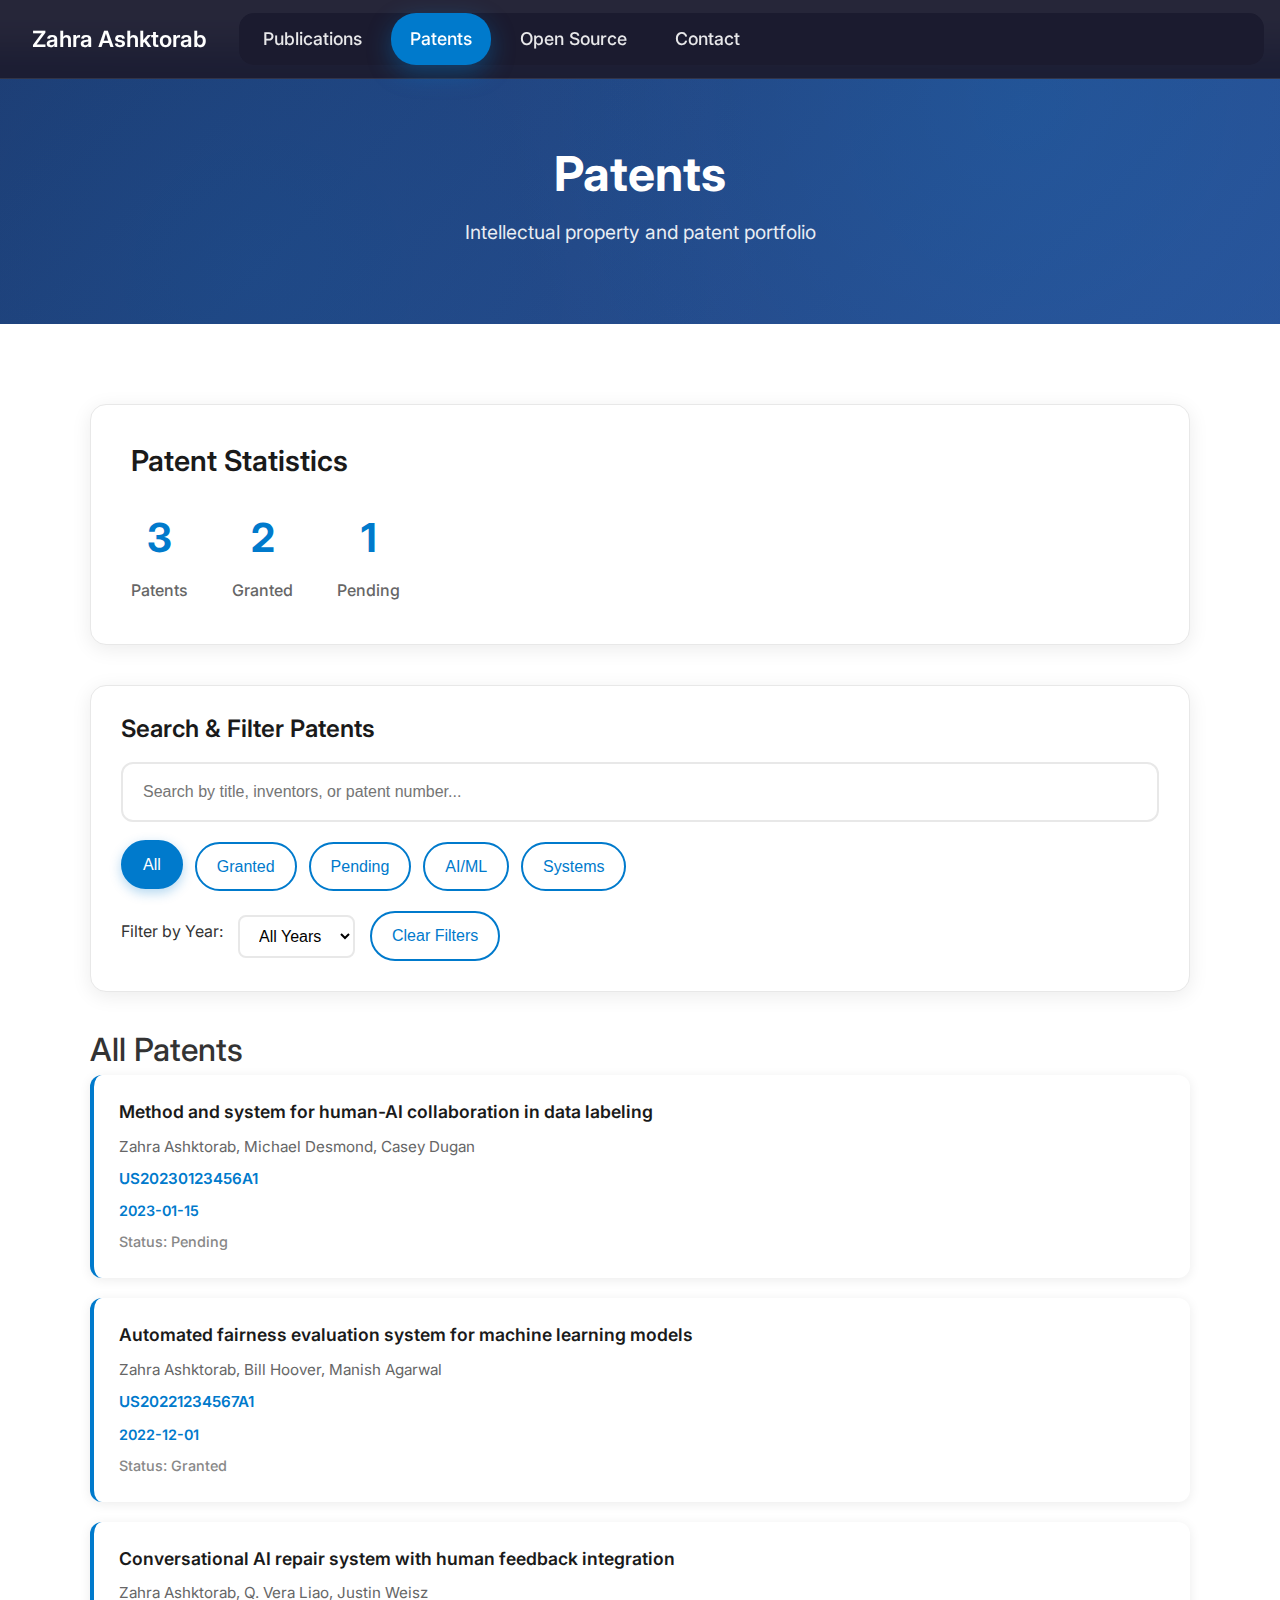
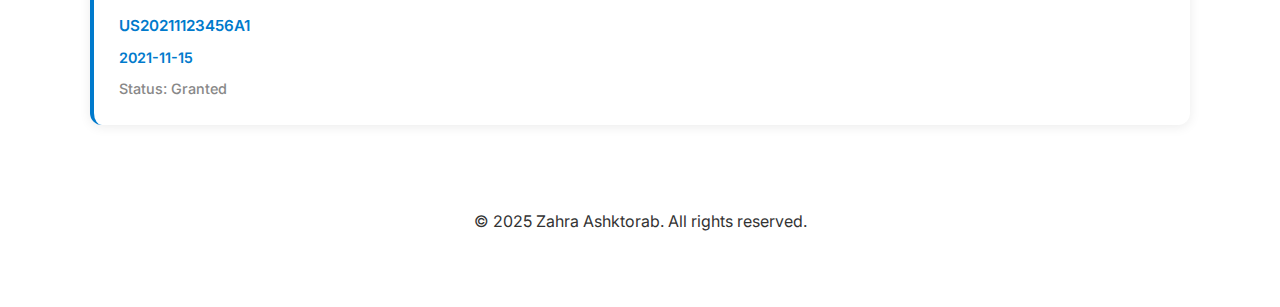
<file: patents.html>
<!DOCTYPE html>
<html lang="en">
<head>
    <meta http-equiv="Content-Type" content="text/html; charset=UTF-8">
    <meta name="viewport" content="width=device-width, initial-scale=1, shrink-to-fit=no">
    <meta name="description" content="Patent portfolio by Zahra Ashktorab including innovations in AI, machine learning, and human-computer interaction">
    <meta name="author" content="Zahra Ashktorab">
    <link rel="icon" type="image/svg+xml" href="favicon.svg">
    <title>Zahra Ashktorab - Patents</title>

    <!-- Open Graph Meta Tags -->
    <meta property="og:title" content="Zahra Ashktorab - Patents">
    <meta property="og:description" content="Patent portfolio including innovations in AI, machine learning, and human-computer interaction">
    <meta property="og:image" content="https://zahraashktorab.com/picforsite.jpg">
    <meta property="og:url" content="https://zahraashktorab.com/patents.html">
    <meta property="og:type" content="website">

    <!-- Twitter Card Meta Tags -->
    <meta name="twitter:card" content="summary">
    <meta name="twitter:creator" content="@zashktorab">
    <meta name="twitter:title" content="Zahra Ashktorab - Patents">
    <meta name="twitter:description" content="Patent portfolio including innovations in AI, machine learning, and human-computer interaction">
    <meta name="twitter:image" content="https://zahraashktorab.com/picforsite.jpg">

    <!-- Bootstrap core CSS -->
    <link href="./carousel_files/bootstrap.min.css" rel="stylesheet">
    <!-- Custom styles for this template -->
    <link href="./carousel_files/carousel.css" rel="stylesheet">
    <!-- Font Awesome for icons -->
    <link rel="stylesheet" href="https://cdnjs.cloudflare.com/ajax/libs/font-awesome/6.0.0/css/all.min.css">
    <!-- Google Fonts -->
    <link href="https://fonts.googleapis.com/css2?family=Inter:wght@300;400;500;600;700&display=swap" rel="stylesheet">
    
    <style>
        :root {
            --primary-color: #1a1a1a;
            --secondary-color: #2d2d2d;
            --accent-color: #007acc;
            --highlight-color: #00a8ff;
            --text-color: #333333;
            --light-bg: #f8f9fa;
            --sleek-gradient: linear-gradient(135deg, #1e3c72 0%, #2a5298 100%);
        }
        
        body {
            font-family: 'Inter', sans-serif;
            line-height: 1.6;
            color: var(--text-color);
            scroll-behavior: smooth;
        }
        
        html {
            scroll-behavior: smooth;
        }
        
        /* Enhanced Navigation Styles */
        .navbar {
            background: rgba(26, 26, 46, 0.95) !important;
            backdrop-filter: blur(20px);
            border-bottom: 1px solid rgba(255, 255, 255, 0.1);
            transition: all 0.3s ease;
            padding: 0.8rem 1rem;
        }
        
        .navbar.scrolled {
            background: rgba(26, 26, 46, 0.98) !important;
            box-shadow: 0 8px 32px rgba(0, 0, 0, 0.1);
            padding: 0.5rem 0;
        }
        
        .navbar-brand {
            font-size: 1.4rem;
            font-weight: 600;
            color: white;
            transition: all 0.3s ease;
            text-decoration: none;
            padding: 0.5rem 1rem;
            margin-right: 1rem;
        }
        
        .navbar-brand:hover {
            transform: scale(1.02);
            filter: brightness(1.1);
            color: white;
        }
        
        .navbar-nav .nav-link {
            color: rgba(255, 255, 255, 0.9) !important;
            font-weight: 500;
            font-size: 1.1rem;
            padding: 0.75rem 1.2rem !important;
            margin: 0 0.3rem;
            border-radius: 25px;
            transition: all 0.3s cubic-bezier(0.175, 0.885, 0.32, 1.275);
            position: relative;
            overflow: hidden;
        }
        
        .navbar-nav .nav-link::before {
            content: '';
            position: absolute;
            top: 0;
            left: -100%;
            width: 100%;
            height: 100%;
            background: linear-gradient(90deg, transparent, rgba(255, 255, 255, 0.1), transparent);
            transition: left 0.5s;
        }
        
        .navbar-nav .nav-link:hover::before {
            left: 100%;
        }
        
        .navbar-nav .nav-link:hover {
            color: white !important;
            background: rgba(0, 122, 204, 0.2);
            transform: translateY(-2px);
            box-shadow: 0 8px 25px rgba(0, 122, 204, 0.3);
        }
        
        .navbar-nav .nav-link.active {
            background: var(--accent-color);
            color: white !important;
            box-shadow: 0 8px 25px rgba(0, 122, 204, 0.4);
        }
        
        .navbar-toggler {
            border: none;
            padding: 0.5rem;
            border-radius: 10px;
            background: rgba(255, 255, 255, 0.1);
            transition: all 0.3s ease;
        }
        
        .navbar-toggler:hover {
            background: rgba(0, 122, 204, 0.2);
            transform: scale(1.05);
        }
        
        .navbar-toggler-icon {
            background-image: url("data:image/svg+xml,%3csvg xmlns='http://www.w3.org/2000/svg' viewBox='0 0 30 30'%3e%3cpath stroke='rgba%28255, 255, 255, 0.9%29' stroke-linecap='round' stroke-miterlimit='10' stroke-width='2' d='M4 7h22M4 15h22M4 23h22'/%3e%3c/svg%3e");
        }
        
        .navbar-collapse {
            background: rgba(26, 26, 46, 0.95);
            border-radius: 15px;
            margin-top: 1rem;
            padding: 1rem;
            backdrop-filter: blur(20px);
        }
        
        @media (min-width: 768px) {
            .navbar-collapse {
                background: transparent;
                margin-top: 0;
                padding: 0;
            }
        }
        
        /* Container padding fix */
        .container {
            padding-left: 20px;
            padding-right: 20px;
        }
        
        @media (max-width: 768px) {
            .container {
                padding-left: 15px;
                padding-right: 15px;
            }
            
            .navbar {
                padding: 0.6rem 0.8rem;
            }
            
            .navbar-brand {
                font-size: 1.2rem;
                padding: 0.4rem 0.8rem;
                margin-right: 0.5rem;
            }
            
            .navbar-nav .nav-link {
                font-size: 1rem;
                padding: 0.6rem 1rem !important;
                margin: 0 0.2rem;
            }
        }
        
        /* Page Header */
        .page-header {
            background: var(--sleek-gradient);
            color: white;
            padding: 100px 0 60px;
            text-align: center;
            position: relative;
            overflow: hidden;
        }
        
        .page-header::before {
            content: '';
            position: absolute;
            top: 0;
            left: 0;
            right: 0;
            bottom: 0;
            background: radial-gradient(circle at 20% 80%, rgba(0, 122, 204, 0.1) 0%, transparent 50%),
                        radial-gradient(circle at 80% 20%, rgba(0, 168, 255, 0.1) 0%, transparent 50%);
        }
        
        .page-header h1 {
            font-size: 3rem;
            font-weight: 700;
            margin-bottom: 1rem;
            position: relative;
            z-index: 2;
        }
        
        .page-header p {
            font-size: 1.2rem;
            opacity: 0.9;
            position: relative;
            z-index: 2;
        }
        
        /* Statistics Section */
        .stats {
            background: white;
            padding: 40px;
            border-radius: 16px;
            margin: 40px 0;
            box-shadow: 0 4px 20px rgba(0,0,0,0.08);
            border: 1px solid #e8e8e8;
        }
        
        .stats h4 {
            color: var(--primary-color);
            margin-bottom: 30px;
            font-size: 1.8rem;
            font-weight: 600;
        }
        
        .stat-item {
            display: inline-block;
            margin-right: 40px;
            text-align: center;
        }
        
        .stat-number {
            font-size: 2.5rem;
            font-weight: 700;
            color: var(--accent-color);
            margin-bottom: 0.5rem;
            transition: all 0.3s ease;
        }
        
        .stat-label {
            font-size: 1rem;
            color: #666;
            font-weight: 500;
        }
        
        /* Search and Filter Styles */
        .search-container {
            background: white;
            padding: 30px;
            border-radius: 16px;
            margin: 40px 0;
            box-shadow: 0 4px 20px rgba(0,0,0,0.08);
            border: 1px solid #e8e8e8;
        }
        
        .search-container h4 {
            color: var(--primary-color);
            margin-bottom: 20px;
            font-size: 1.5rem;
            font-weight: 600;
        }
        
        .search-box {
            width: 100%;
            padding: 15px 20px;
            border: 2px solid #e8e8e8;
            border-radius: 12px;
            font-size: 16px;
            margin-bottom: 20px;
            transition: all 0.3s ease;
        }
        
        .search-box:focus {
            border-color: var(--accent-color);
            outline: none;
            box-shadow: 0 0 0 3px rgba(0, 122, 204, 0.1);
        }
        
        .filter-buttons {
            display: flex;
            flex-wrap: wrap;
            gap: 12px;
            margin-bottom: 20px;
        }
        
        .filter-btn {
            padding: 10px 20px;
            border: 2px solid var(--accent-color);
            background-color: white;
            color: var(--accent-color);
            border-radius: 25px;
            cursor: pointer;
            transition: all 0.3s ease;
            font-weight: 500;
        }
        
        .filter-btn:hover, .filter-btn.active {
            background-color: var(--accent-color);
            color: white;
            transform: translateY(-2px);
            box-shadow: 0 4px 12px rgba(0, 122, 204, 0.3);
        }
        
        .year-filter {
            display: flex;
            flex-wrap: wrap;
            gap: 15px;
            align-items: center;
        }
        
        .year-filter select {
            padding: 10px 15px;
            border: 2px solid #e8e8e8;
            border-radius: 8px;
            background: white;
            transition: all 0.3s ease;
        }
        
        .year-filter select:focus {
            border-color: var(--accent-color);
            outline: none;
        }
        
        .results-summary {
            background: #f8f9fa;
            padding: 15px 20px;
            border-radius: 8px;
            margin-bottom: 20px;
            font-weight: 600;
            color: var(--primary-color);
        }
        
        /* Patent Items */
        .patent-item {
            background: white;
            border-radius: 12px;
            padding: 25px;
            margin-bottom: 20px;
            box-shadow: 0 2px 12px rgba(0,0,0,0.08);
            border-left: 4px solid var(--accent-color);
            transition: all 0.3s ease;
            position: relative;
            overflow: hidden;
        }
        
        .patent-item::before {
            content: '';
            position: absolute;
            top: 0;
            left: 0;
            right: 0;
            bottom: 0;
            background: rgba(0, 122, 204, 0.02);
            opacity: 0;
            transition: opacity 0.3s ease;
        }
        
        .patent-item:hover::before {
            opacity: 1;
        }
        
        .patent-item:hover {
            transform: translateX(4px) translateY(-2px);
            box-shadow: 0 8px 25px rgba(0, 122, 204, 0.15);
        }
        
        .patent-title {
            font-weight: 600;
            color: var(--primary-color);
            margin-bottom: 10px;
            font-size: 1.1rem;
            line-height: 1.4;
        }
        
        .patent-title a {
            color: var(--primary-color);
            text-decoration: none;
            transition: color 0.3s ease;
        }
        
        .patent-title a:hover {
            color: var(--accent-color);
        }
        
        .patent-inventors {
            color: #666;
            margin-bottom: 8px;
            font-size: 0.95rem;
        }
        
        .patent-number {
            color: var(--accent-color);
            font-weight: 600;
            margin-bottom: 8px;
            font-size: 0.95rem;
        }
        
        .patent-date {
            color: var(--accent-color);
            font-weight: 600;
            font-size: 0.9rem;
        }
        
        .patent-status {
            color: #888;
            font-weight: 500;
            margin-top: 8px;
            font-size: 0.9rem;
        }
        
        .patent-links {
            margin-top: 15px;
        }
        
        .patent-links a {
            margin-right: 20px;
            color: var(--accent-color);
            text-decoration: none;
            font-weight: 500;
            transition: color 0.3s ease;
        }
        
        .patent-links a:hover {
            color: var(--highlight-color);
        }
        
        /* Loading and Error States */
        .loading {
            text-align: center;
            padding: 60px;
            color: #666;
            font-size: 1.1rem;
        }
        
        .error {
            color: #dc3545;
            text-align: center;
            padding: 60px;
            font-size: 1.1rem;
        }
        
        /* Hidden class for filtering */
        .hidden {
            display: none !important;
        }
        
        /* Responsive Design */
        @media (max-width: 768px) {
            .page-header h1 {
                font-size: 2.2rem;
            }
            
            .stat-item {
                margin-right: 20px;
                margin-bottom: 20px;
            }
            
            .stat-number {
                font-size: 2rem;
            }
            
            .filter-buttons {
                justify-content: center;
            }
            
            .filter-btn {
                padding: 8px 16px;
                font-size: 0.9rem;
            }
        }
    </style>
</head>
<body>
    <nav class="navbar navbar-toggleable-md navbar-inverse fixed-top bg-inverse">
        <button class="navbar-toggler navbar-toggler-right" type="button" data-toggle="collapse" data-target="#navbarCollapse" aria-controls="navbarCollapse" aria-expanded="false" aria-label="Toggle navigation">
            <span class="navbar-toggler-icon"></span>
        </button>
        <a class="navbar-brand" href="index.html">Zahra Ashktorab</a>
        <div class="collapse navbar-collapse" id="navbarCollapse">
            <ul class="navbar-nav mr-auto">
                <li class="nav-item">
                    <a class="nav-link" href="publications.html">Publications</a>
                </li>
                <li class="nav-item active">
                    <a class="nav-link" href="patents.html">Patents <span class="sr-only">(current)</span></a>
                </li>
                <li class="nav-item">
                    <a class="nav-link" href="opensource.html">Open Source</a>
                </li>
                <li class="nav-item">
                    <a class="nav-link" href="index.html#contact">Contact</a>
                </li>
            </ul>
        </div>
    </nav>

    <!-- Page Header -->
    <section class="page-header">
        <div class="container">
            <h1>Patents</h1>
            <p>Intellectual property and patent portfolio</p>
        </div>
    </section>

    <div class="container" style="margin-top: 40px;">
        <div class="row">
            <div class="col-md-12">
                
                <!-- Statistics Section -->
                <div class="stats" id="stats-section" style="display: none;">
                    <h4>Patent Statistics</h4>
                    <div class="stat-item">
                        <div class="stat-number" id="total-patents">0</div>
                        <div class="stat-label">Patents</div>
                    </div>
                    <div class="stat-item">
                        <div class="stat-number" id="granted-patents">0</div>
                        <div class="stat-label">Granted</div>
                    </div>
                    <div class="stat-item">
                        <div class="stat-number" id="pending-patents">0</div>
                        <div class="stat-label">Pending</div>
                    </div>
                </div>

                <!-- Search and Filter Section -->
                <div class="search-container" id="search-container" style="display: none;">
                    <h4>Search & Filter Patents</h4>
                    <label for="search-box" class="sr-only">Search patents</label>
                    <input type="text" id="search-box" class="search-box" placeholder="Search by title, inventors, or patent number...">
                    
                    <div class="filter-buttons">
                        <button class="filter-btn active" data-filter="all">All</button>
                        <button class="filter-btn" data-filter="granted">Granted</button>
                        <button class="filter-btn" data-filter="pending">Pending</button>
                        <button class="filter-btn" data-filter="ai">AI/ML</button>
                        <button class="filter-btn" data-filter="systems">Systems</button>
                    </div>
                    
                    <div class="year-filter">
                        <label for="year-select">Filter by Year:</label>
                        <select id="year-select">
                            <option value="all">All Years</option>
                        </select>
                        <button id="clear-filters" class="filter-btn">Clear Filters</button>
                    </div>
                    
                    <div class="results-summary" id="results-summary" style="display: none;"></div>
                </div>

                <!-- Loading Message -->
                <div id="loading-message" class="loading">
                    <i class="fas fa-spinner fa-spin"></i> Loading patents...
                </div>

                <!-- Error Message -->
                <div id="error-message" class="error" style="display: none;">
                    Error loading patents. Please try again later.
                </div>

                <!-- Patents Container -->
                <div id="patents-container" style="display: none;">
                    <!-- Patents will be loaded here -->
                </div>
            </div>
        </div>
    </div>

    <!-- Footer -->
    <footer class="bg-light py-4" style="margin-top: 40px;">
        <div class="container text-center">
            <p class="mb-0">&copy; 2025 Zahra Ashktorab. All rights reserved.</p>
        </div>
    </footer>

    <!-- Bootstrap core JavaScript -->
    <script src="https://code.jquery.com/jquery-3.7.1.slim.min.js" integrity="sha256-kmHvs0B+OpCW5GVHUNjv9rOmY0IvSIRcf7zGUDTDQM8=" crossorigin="anonymous"></script>
    <script src="./carousel_files/tether.min.js"></script>
    <script src="./carousel_files/bootstrap.min.js"></script>
    <script src="./carousel_files/holder.min.js"></script>
    <script src="./carousel_files/ie10-viewport-bug-workaround.js"></script>
    
    <!-- Patents Data -->
    <script src="patents_data.js"></script>

    <script>
        // Navigation functionality
        document.addEventListener('DOMContentLoaded', function() {
            const navbar = document.querySelector('.navbar');
            const navLinks = document.querySelectorAll('.nav-link');
            
            window.addEventListener('scroll', function() {
                if (window.scrollY > 50) {
                    navbar.classList.add('scrolled');
                } else {
                    navbar.classList.remove('scrolled');
                }
            });
            
            const currentPage = window.location.pathname.split('/').pop() || 'index.html';
            navLinks.forEach(link => {
                const href = link.getAttribute('href');
                if (href === currentPage || (currentPage === '' && href === 'index.html')) {
                    link.classList.add('active');
                }
            });
            
            navLinks.forEach(link => {
                link.addEventListener('click', function(e) {
                    const href = this.getAttribute('href');
                    if (href.startsWith('#')) {
                        e.preventDefault();
                        const target = document.querySelector(href);
                        if (target) {
                            target.scrollIntoView({
                                behavior: 'smooth',
                                block: 'start'
                            });
                        }
                    }
                });
            });
        });

        // Function to load patents from embedded data
        function loadPatents() {
            try {
                if (typeof PATENTS_DATA !== 'undefined' && PATENTS_DATA.patents) {
                    displayPatents(PATENTS_DATA);
                } else {
                    // Fallback to manual patents if embedded data doesn't exist
                    showManualPatents();
                }
            } catch (error) {
                console.error('Error loading patents:', error);
                // Fallback to manual patents
                showManualPatents();
            }
        }
        
        function displayPatents(data) {
            document.getElementById('loading-message').style.display = 'none';
            document.getElementById('patents-container').style.display = 'block';
            document.getElementById('stats-section').style.display = 'block';
            document.getElementById('search-container').style.display = 'block';
            
            // Store patents data globally for filtering
            window.allPatents = data.patents || [];
            
            // Update statistics
            if (data.statistics) {
                document.getElementById('total-patents').textContent = data.total_patents || 0;
                document.getElementById('granted-patents').textContent = data.statistics.granted || 0;
                document.getElementById('pending-patents').textContent = data.statistics.pending || 0;
            }
            
            // Display all patents
            displayAllPatents(data.patents);
            
            // Setup search and filter functionality
            setupSearchAndFilters(data.patents);
        }
        
        function displayAllPatents(patents, alreadySorted = false) {
            const container = document.getElementById('patents-container');
            container.innerHTML = '<h2>All Patents</h2>';
            
            if (patents && patents.length > 0) {
                let sortedPatents = patents;
                
                // Sort patents by date (most recent first) if not already sorted
                if (!alreadySorted) {
                    sortedPatents = [...patents].sort((a, b) => {
                        const dateA = new Date(a.date) || new Date(0);
                        const dateB = new Date(b.date) || new Date(0);
                        return dateB - dateA; // Most recent first
                    });
                }
                
                sortedPatents.forEach((patent, index) => {
                    const patentElement = createPatentElement(patent, index + 1);
                    container.appendChild(patentElement);
                });
            } else {
                container.innerHTML += '<p>No patents found.</p>';
            }
        }
        
        function setupSearchAndFilters(patents) {
            // Populate year filter
            const yearSelect = document.getElementById('year-select');
            const years = [...new Set(patents.map(patent => patent.date ? new Date(patent.date).getFullYear() : null).filter(year => year))].sort((a, b) => b - a);
            years.forEach(year => {
                const option = document.createElement('option');
                option.value = year;
                option.textContent = year;
                yearSelect.appendChild(option);
            });
            
            // Setup event listeners
            document.getElementById('search-box').addEventListener('input', filterPatents);
            document.getElementById('year-select').addEventListener('change', filterPatents);
            document.getElementById('clear-filters').addEventListener('click', clearFilters);
            
            // Setup filter buttons
            document.querySelectorAll('.filter-btn[data-filter]').forEach(btn => {
                btn.addEventListener('click', function() {
                    // Remove active class from all buttons
                    document.querySelectorAll('.filter-btn[data-filter]').forEach(b => b.classList.remove('active'));
                    // Add active class to clicked button
                    this.classList.add('active');
                    filterPatents();
                });
            });
        }
        
        function filterPatents() {
            const searchTerm = document.getElementById('search-box').value.toLowerCase();
            const selectedYear = document.getElementById('year-select').value;
            const activeFilter = document.querySelector('.filter-btn[data-filter].active').dataset.filter;
            
            const filteredPatents = window.allPatents.filter(patent => {
                // Search filter
                const matchesSearch = !searchTerm || 
                    patent.title.toLowerCase().includes(searchTerm) ||
                    patent.inventors.toLowerCase().includes(searchTerm) ||
                    patent.number.toLowerCase().includes(searchTerm);
                
                // Year filter
                const patentYear = patent.date ? new Date(patent.date).getFullYear() : null;
                const matchesYear = selectedYear === 'all' || patentYear == selectedYear;
                
                // Category filter
                let matchesCategory = true;
                if (activeFilter !== 'all') {
                    const title = patent.title.toLowerCase();
                    
                    switch (activeFilter) {
                        case 'granted':
                            matchesCategory = patent.status && patent.status.toLowerCase().includes('granted');
                            break;
                        case 'pending':
                            matchesCategory = patent.status && patent.status.toLowerCase().includes('pending');
                            break;
                        case 'ai':
                            matchesCategory = title.includes('artificial intelligence') || title.includes('machine learning') || 
                                            title.includes('neural network') || title.includes('deep learning') ||
                                            title.includes('ai') || title.includes('ml');
                            break;
                        case 'systems':
                            matchesCategory = title.includes('system') || title.includes('architecture') || 
                                            title.includes('distributed') || title.includes('cloud');
                            break;
                    }
                }
                
                return matchesSearch && matchesYear && matchesCategory;
            });
            
            // Sort filtered patents by date (most recent first)
            const sortedFilteredPatents = [...filteredPatents].sort((a, b) => {
                const dateA = new Date(a.date) || new Date(0);
                const dateB = new Date(b.date) || new Date(0);
                return dateB - dateA; // Most recent first
            });
            
            // Update display
            displayAllPatents(sortedFilteredPatents, true);
            
            // Update results summary
            const resultsSummary = document.getElementById('results-summary');
            const totalPatents = window.allPatents.length;
            const filteredCount = filteredPatents.length;
            
            if (searchTerm || selectedYear !== 'all' || activeFilter !== 'all') {
                resultsSummary.textContent = `Showing ${filteredCount} of ${totalPatents} patents`;
                resultsSummary.style.display = 'block';
            } else {
                resultsSummary.style.display = 'none';
            }
        }
        
        function clearFilters() {
            document.getElementById('search-box').value = '';
            document.getElementById('year-select').value = 'all';
            document.querySelectorAll('.filter-btn[data-filter]').forEach(btn => btn.classList.remove('active'));
            document.querySelector('.filter-btn[data-filter="all"]').classList.add('active');
            filterPatents();
        }
        
        function createPatentElement(patent, number) {
            const div = document.createElement('div');
            div.className = 'patent-item';
            
            // Convert relative Google Patents links to absolute URLs
            const patentLink = patent.link ? 
                (patent.link.startsWith('/') ? `https://patents.google.com${patent.link}` : patent.link) : 
                null;
            
            const title = patentLink ? 
                `<a href="${patentLink}" target="_blank">${patent.title}</a>` : 
                patent.title;
            
            div.innerHTML = `
                <div class="patent-title">${title}</div>
                <div class="patent-inventors">${patent.inventors || ''}</div>
                <div class="patent-number">${patent.number || ''}</div>
                <div class="patent-date">${patent.date || ''}</div>
                ${patent.status ? `<div class="patent-status">Status: ${patent.status}</div>` : ''}
            `;
            
            return div;
        }
        
        function showManualPatents() {
            document.getElementById('loading-message').style.display = 'none';
            document.getElementById('patents-container').style.display = 'block';
            document.getElementById('stats-section').style.display = 'block';
            
            // Update stats (these would normally come from Google Patents)
            document.getElementById('total-patents').textContent = 'Loading...';
            document.getElementById('granted-patents').textContent = 'Loading...';
            document.getElementById('pending-patents').textContent = 'Loading...';
        }
        
        function showError() {
            document.getElementById('loading-message').style.display = 'none';
            document.getElementById('error-message').style.display = 'block';
        }
        
        // Initialize the page
        document.addEventListener('DOMContentLoaded', function() {
            // Load patents immediately since data is embedded
            loadPatents();
        });
        
        // Add smooth scrolling for better UX
        document.querySelectorAll('a[href^="#"]').forEach(anchor => {
            anchor.addEventListener('click', function (e) {
                e.preventDefault();
                document.querySelector(this.getAttribute('href')).scrollIntoView({
                    behavior: 'smooth'
                });
            });
        });
    </script>
</body>
</html>
</file>
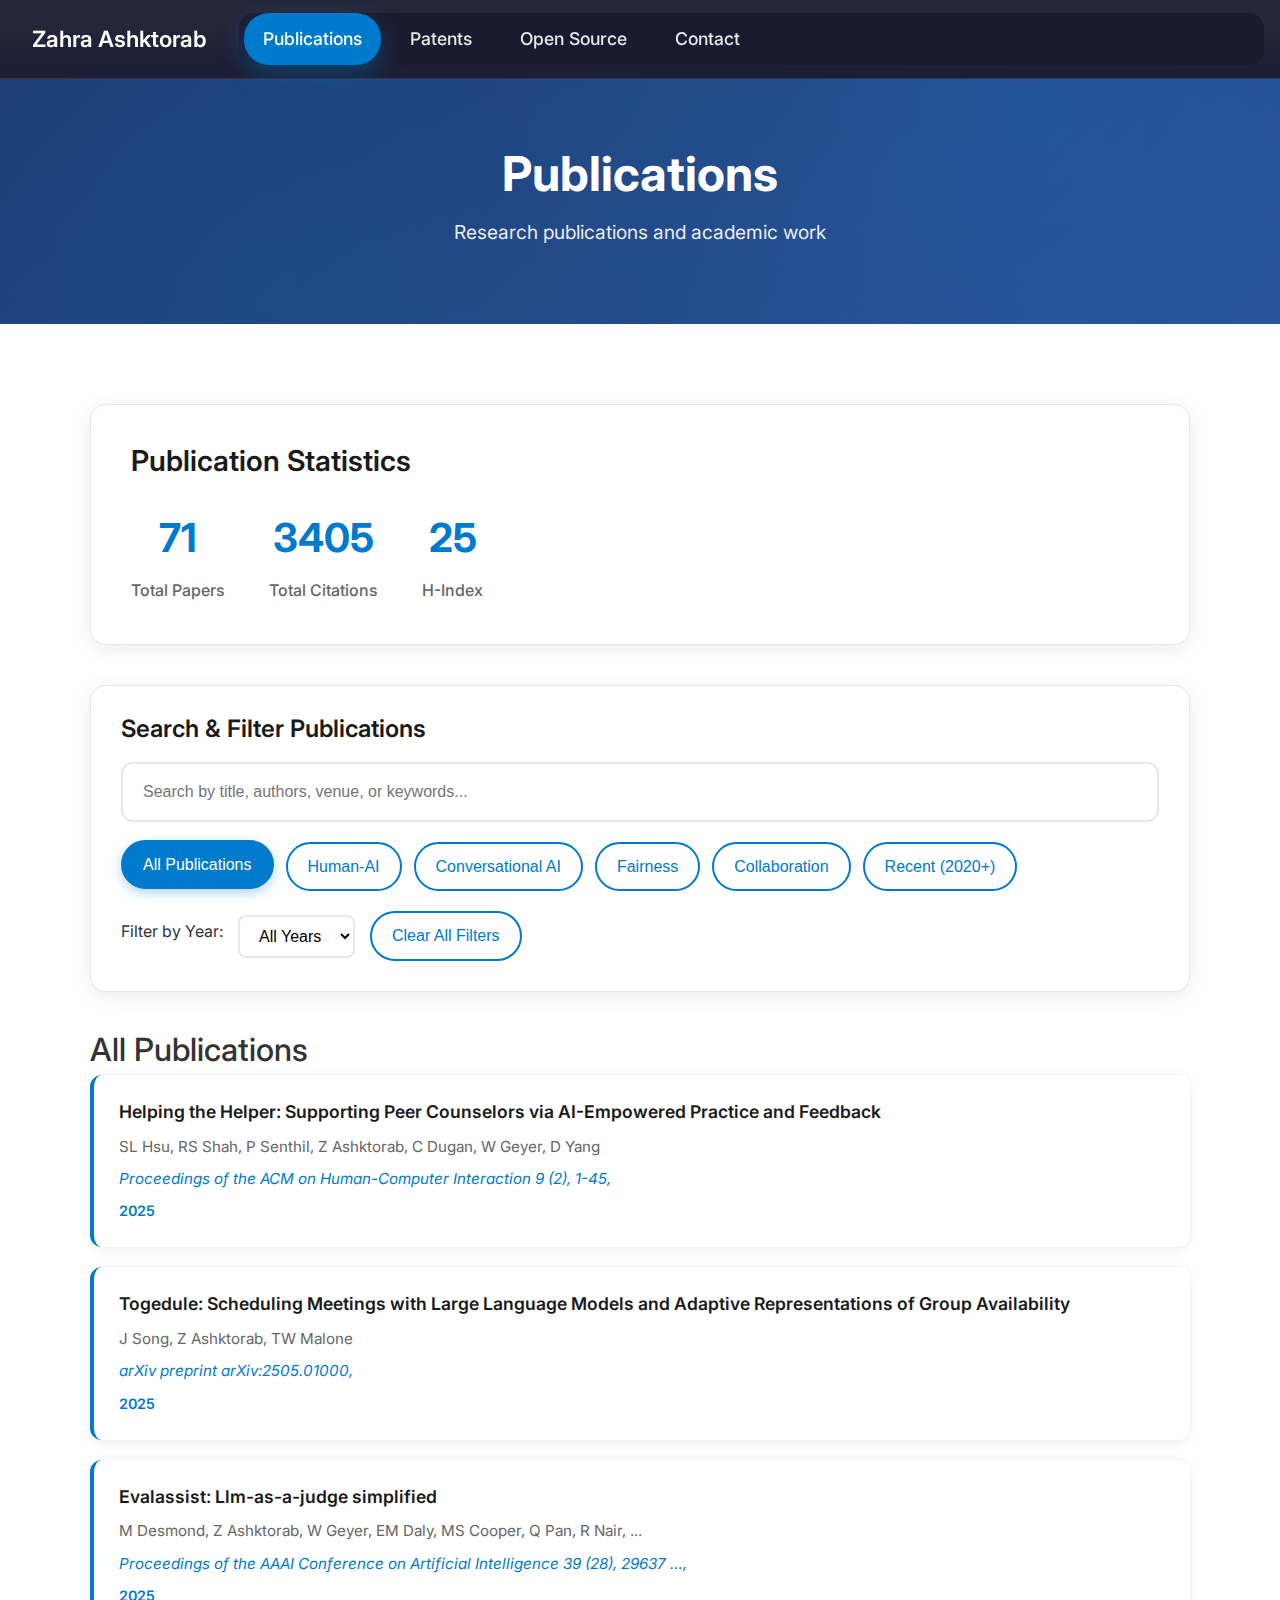
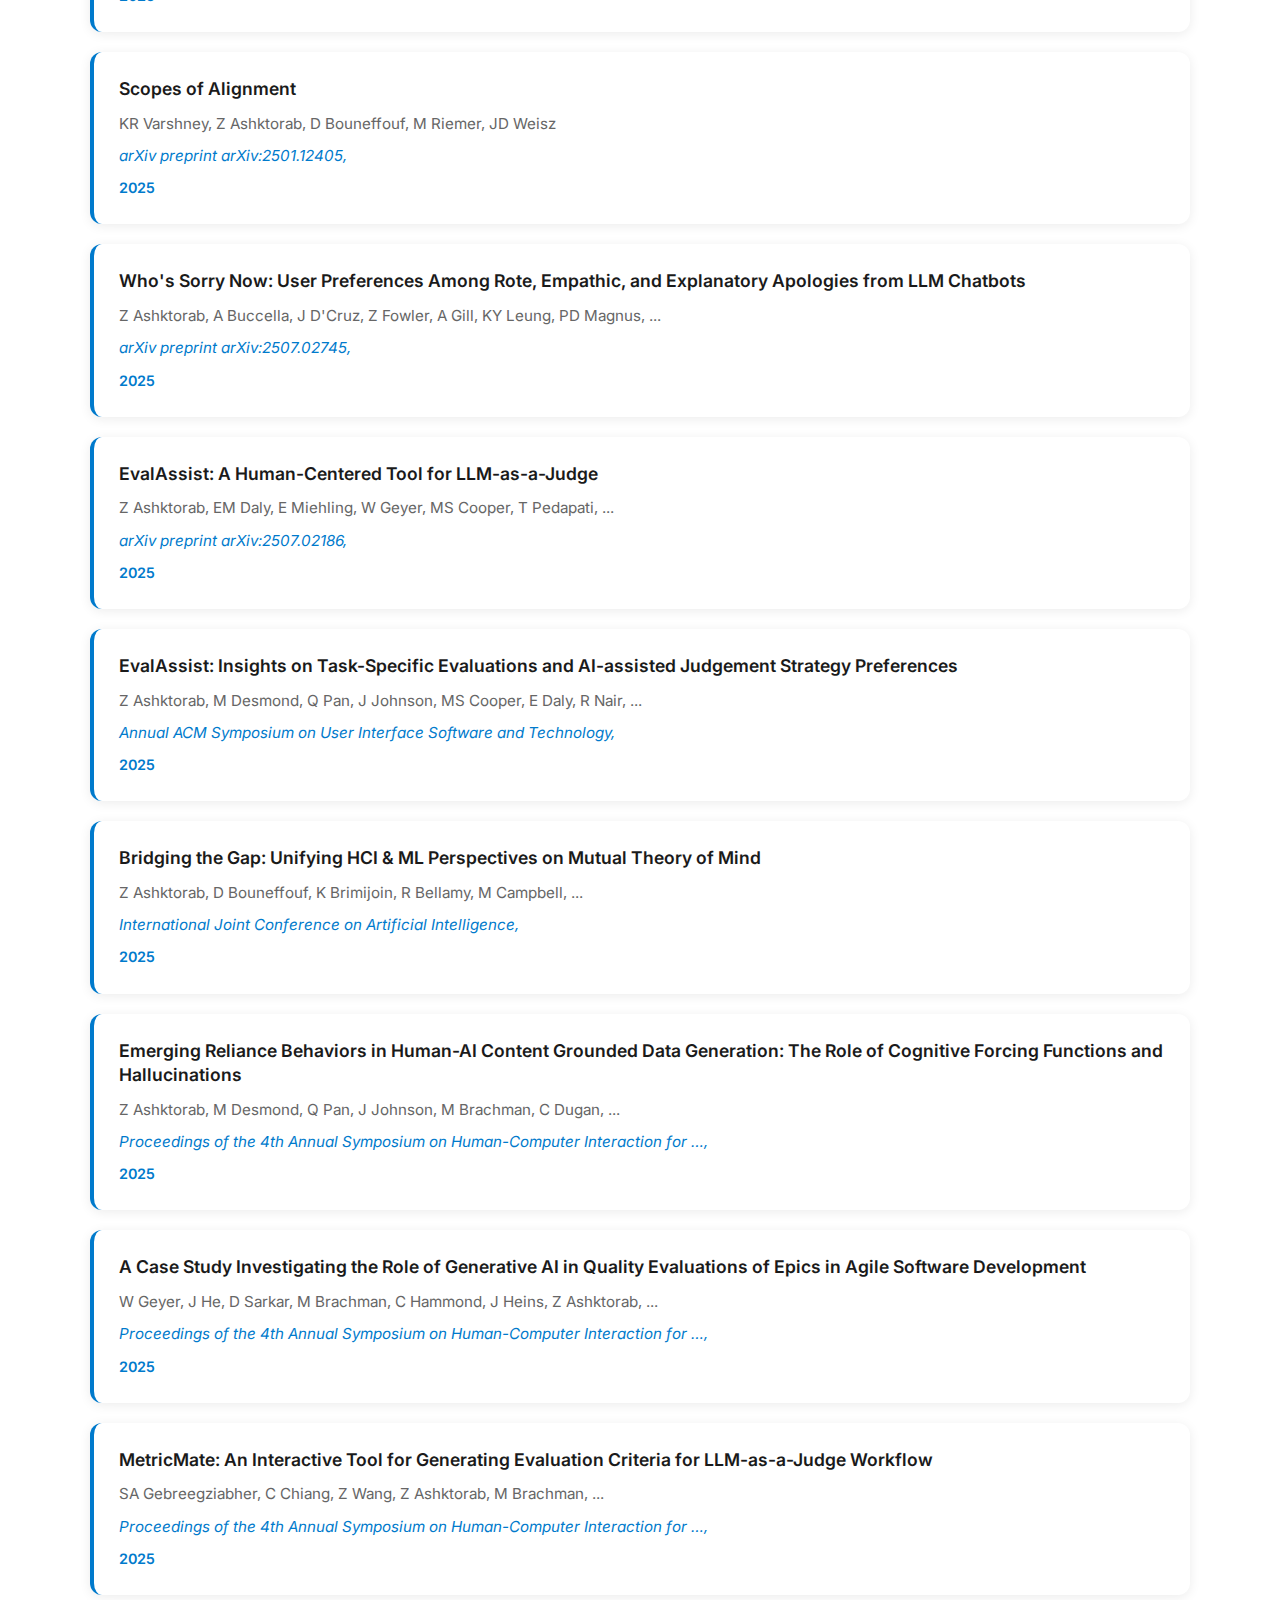
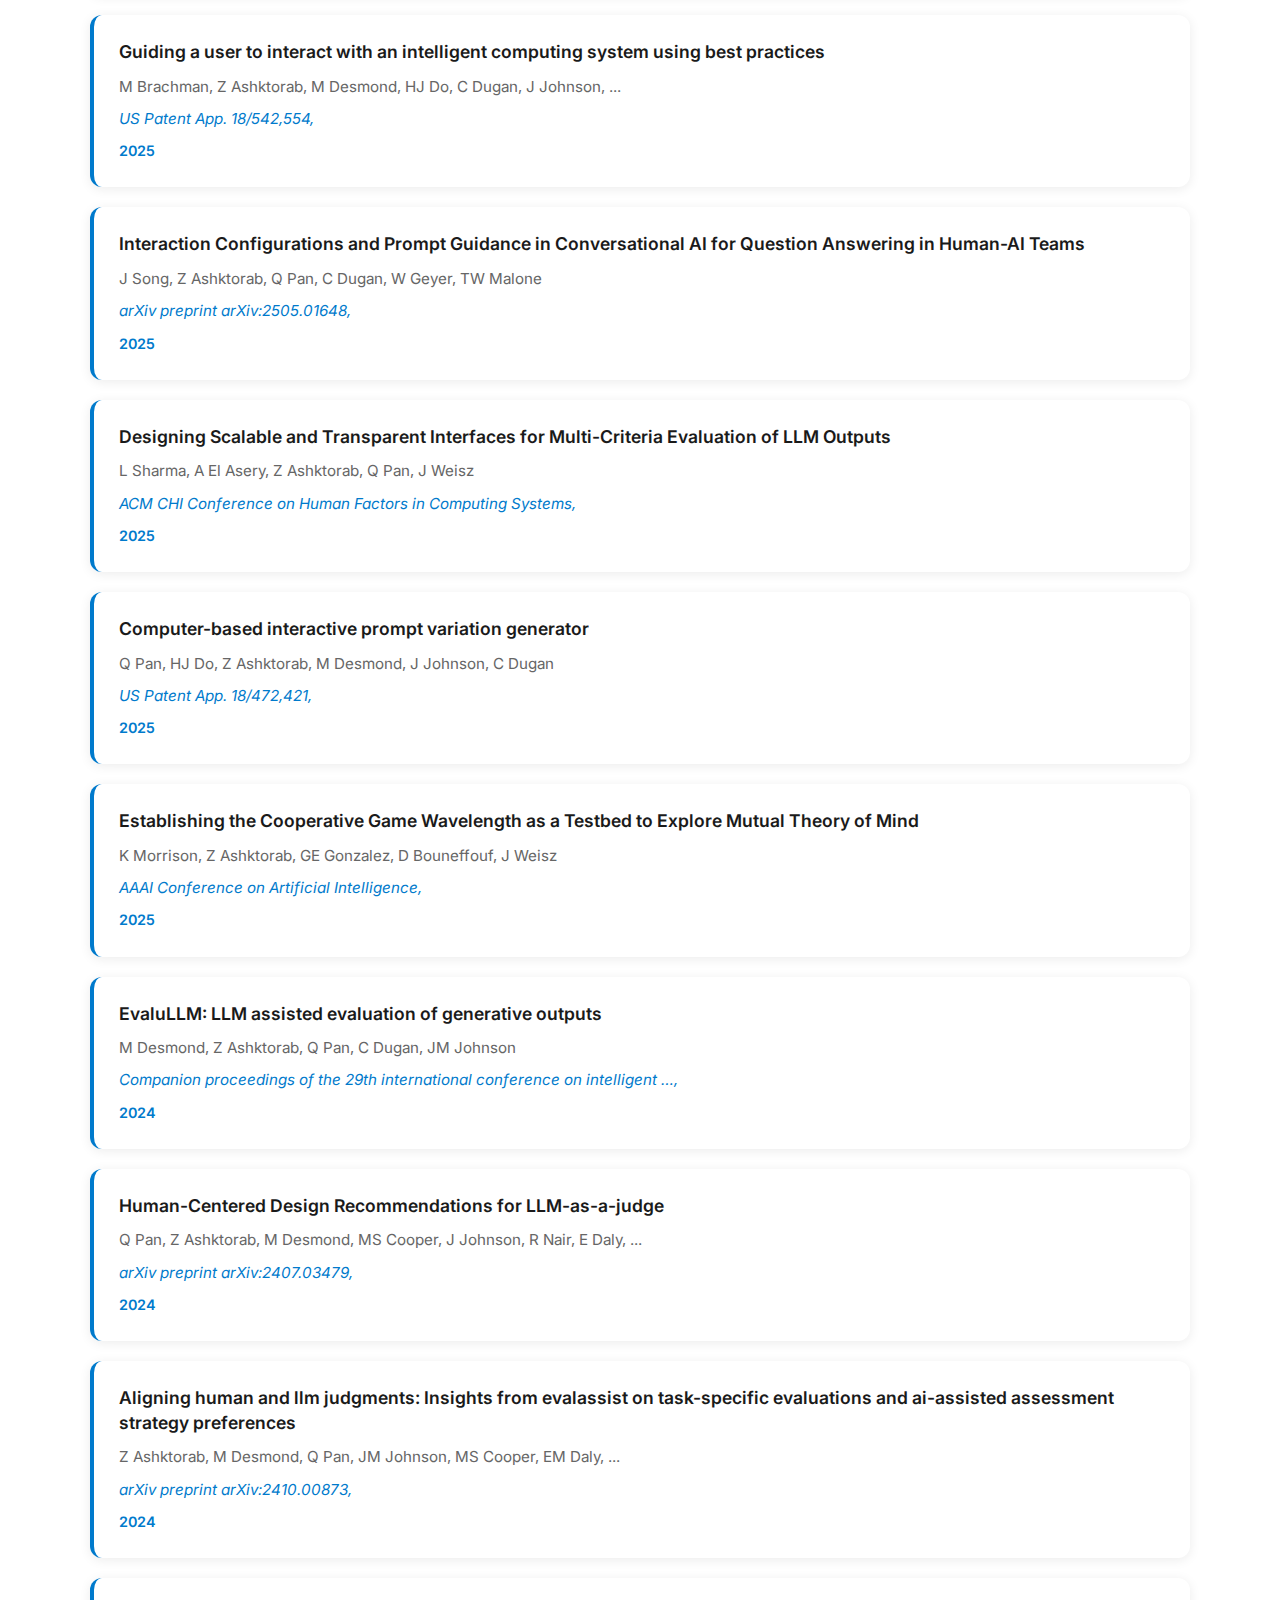
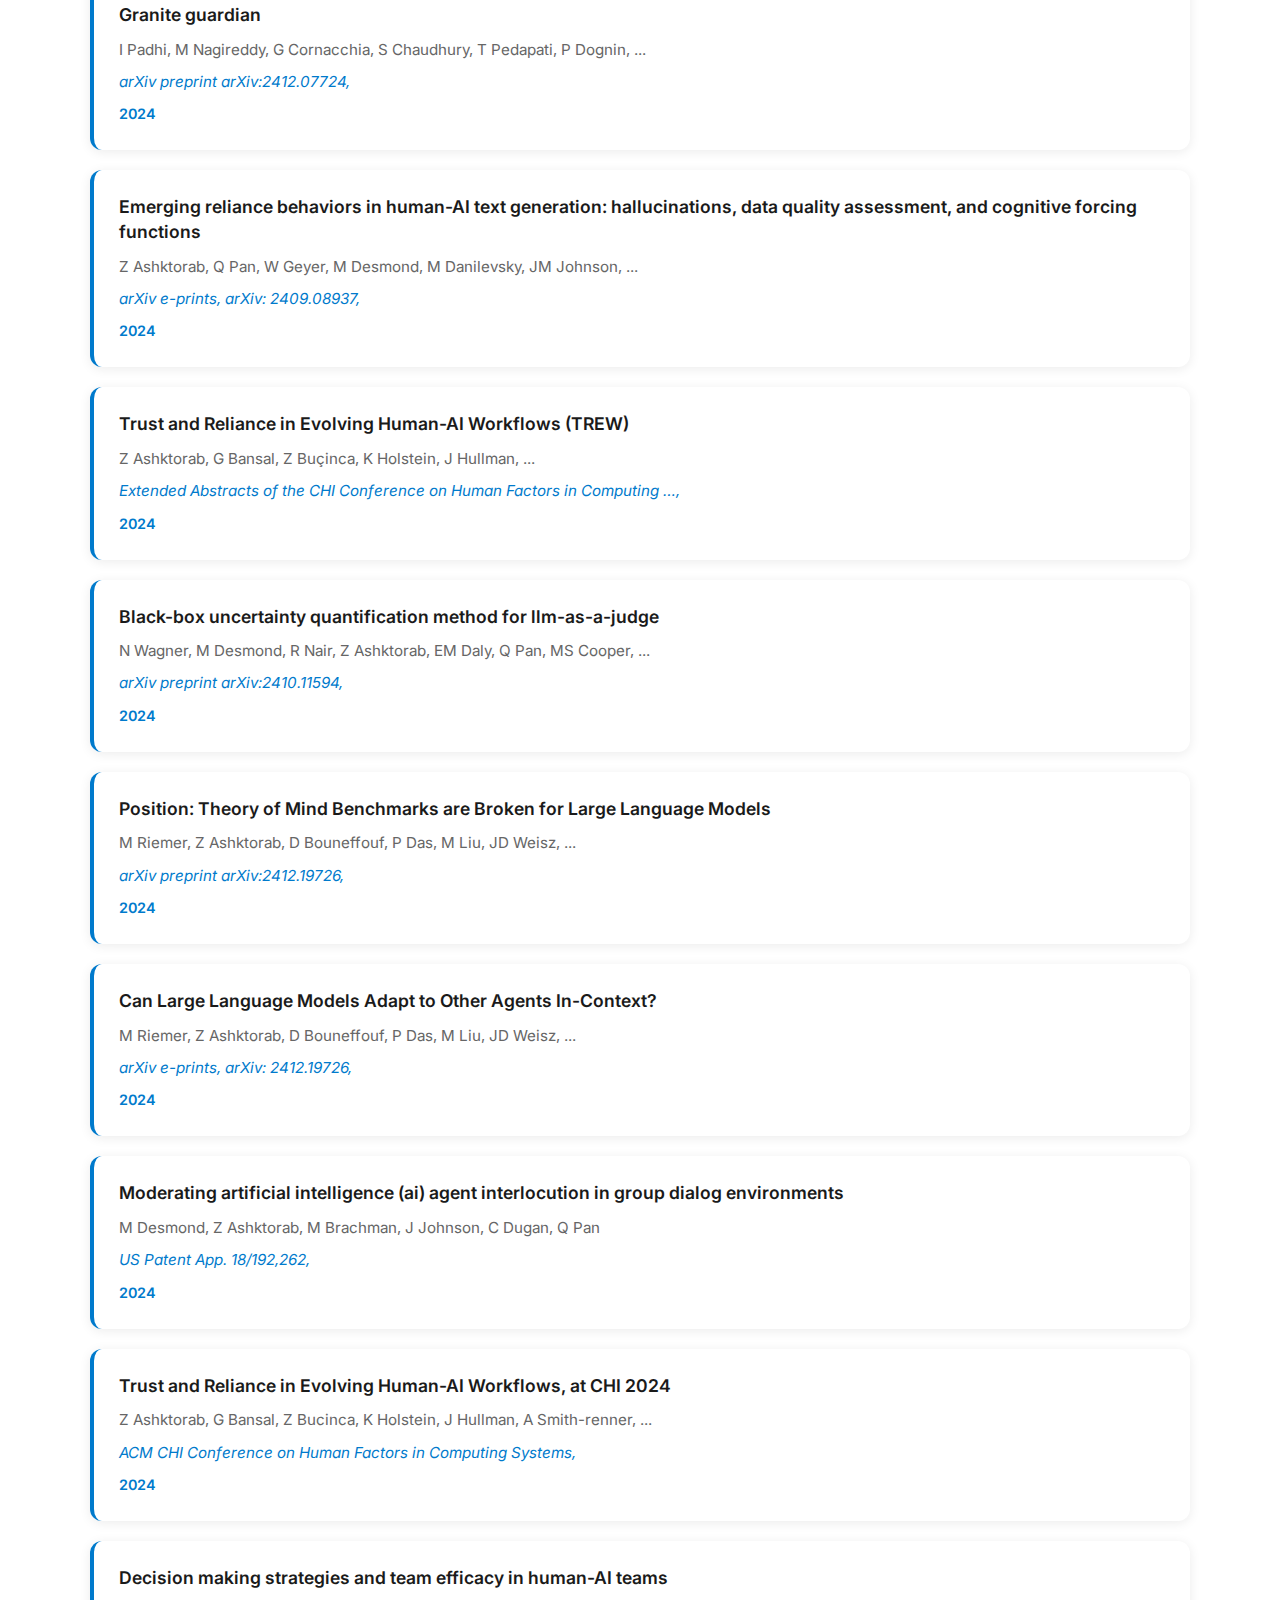
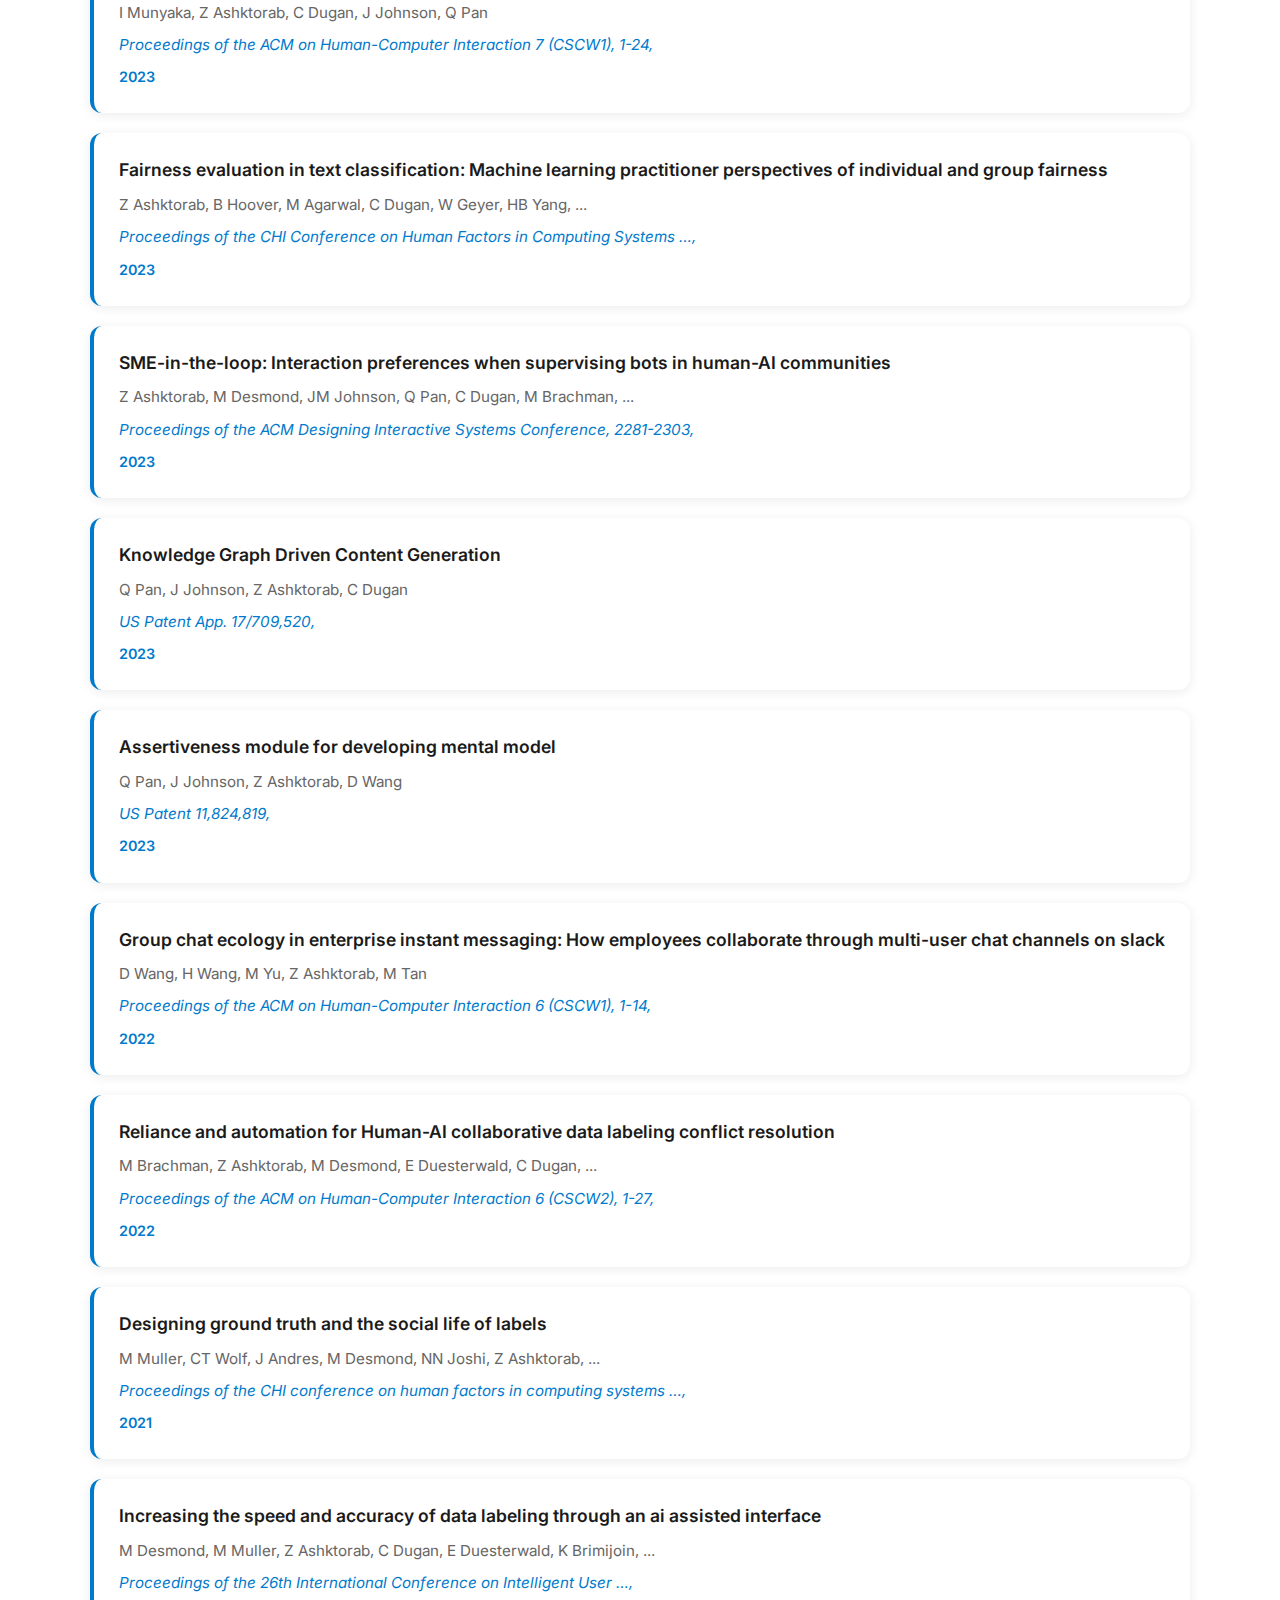
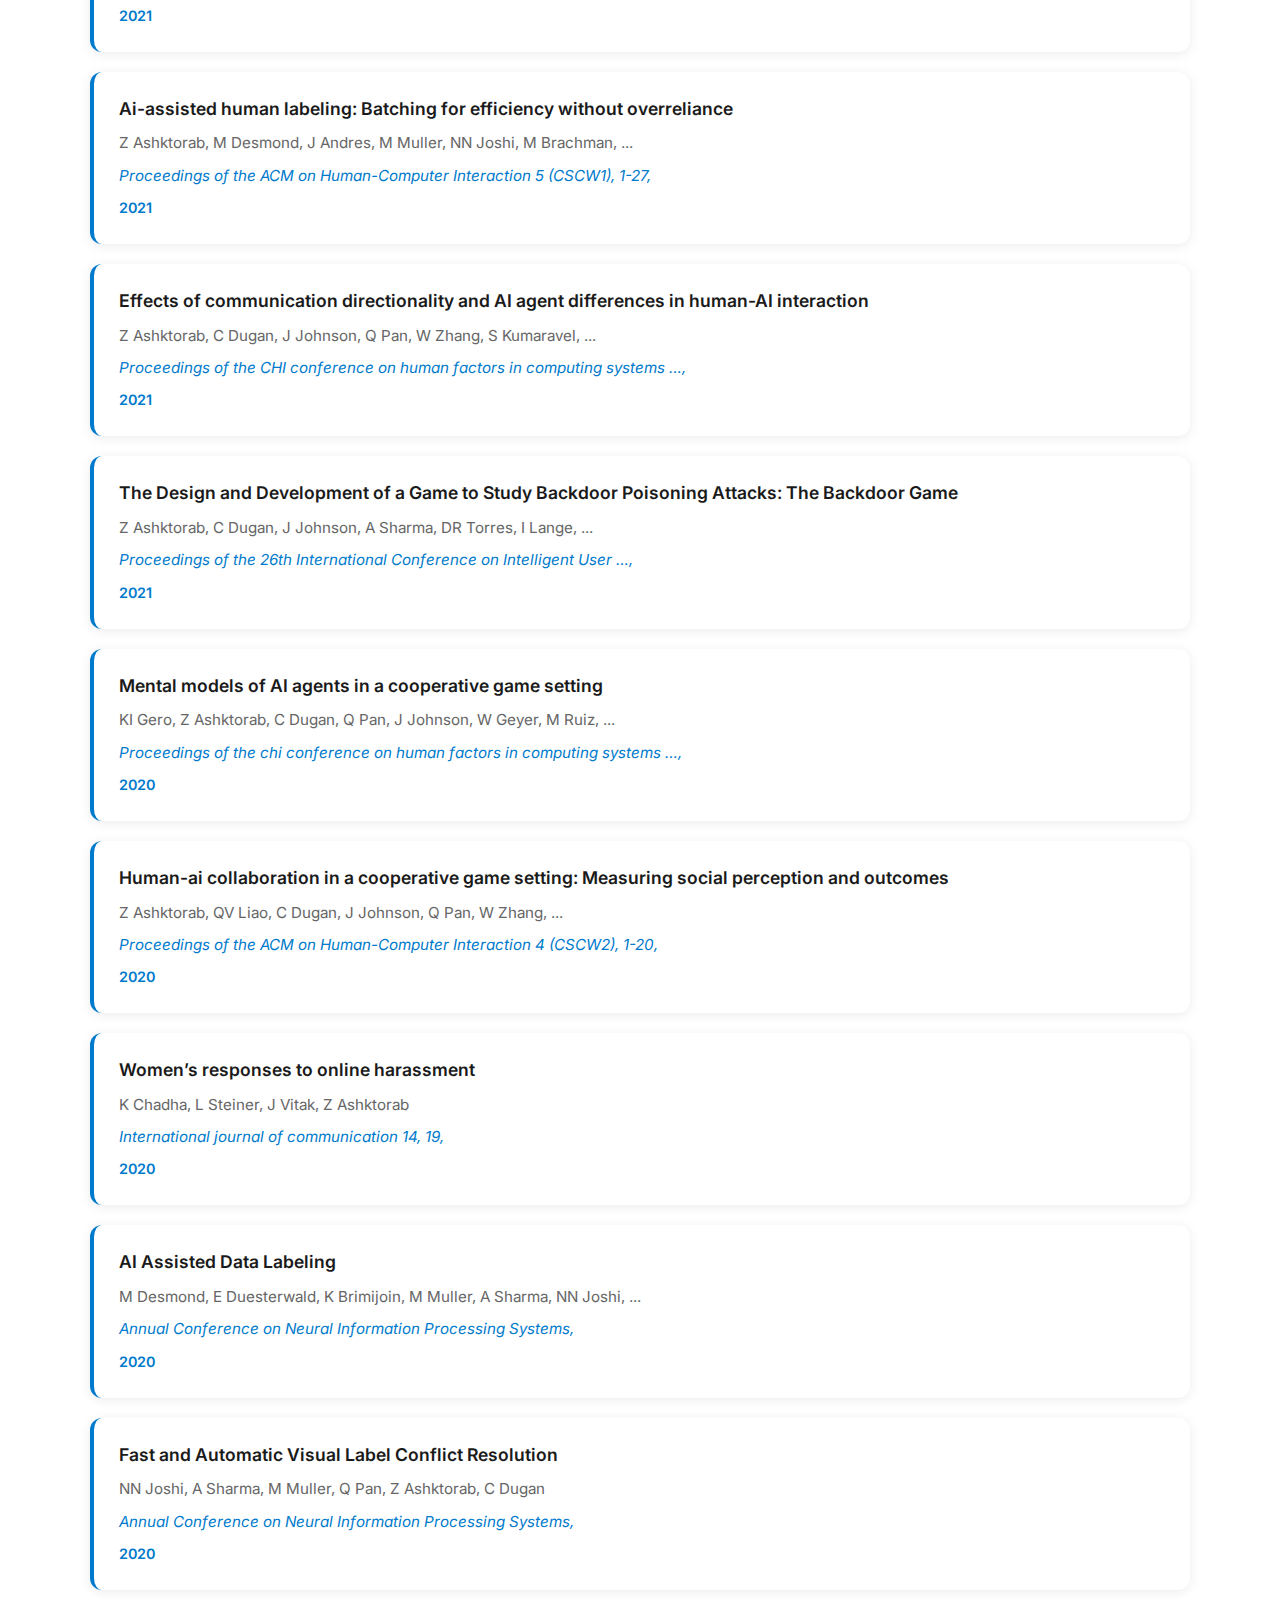
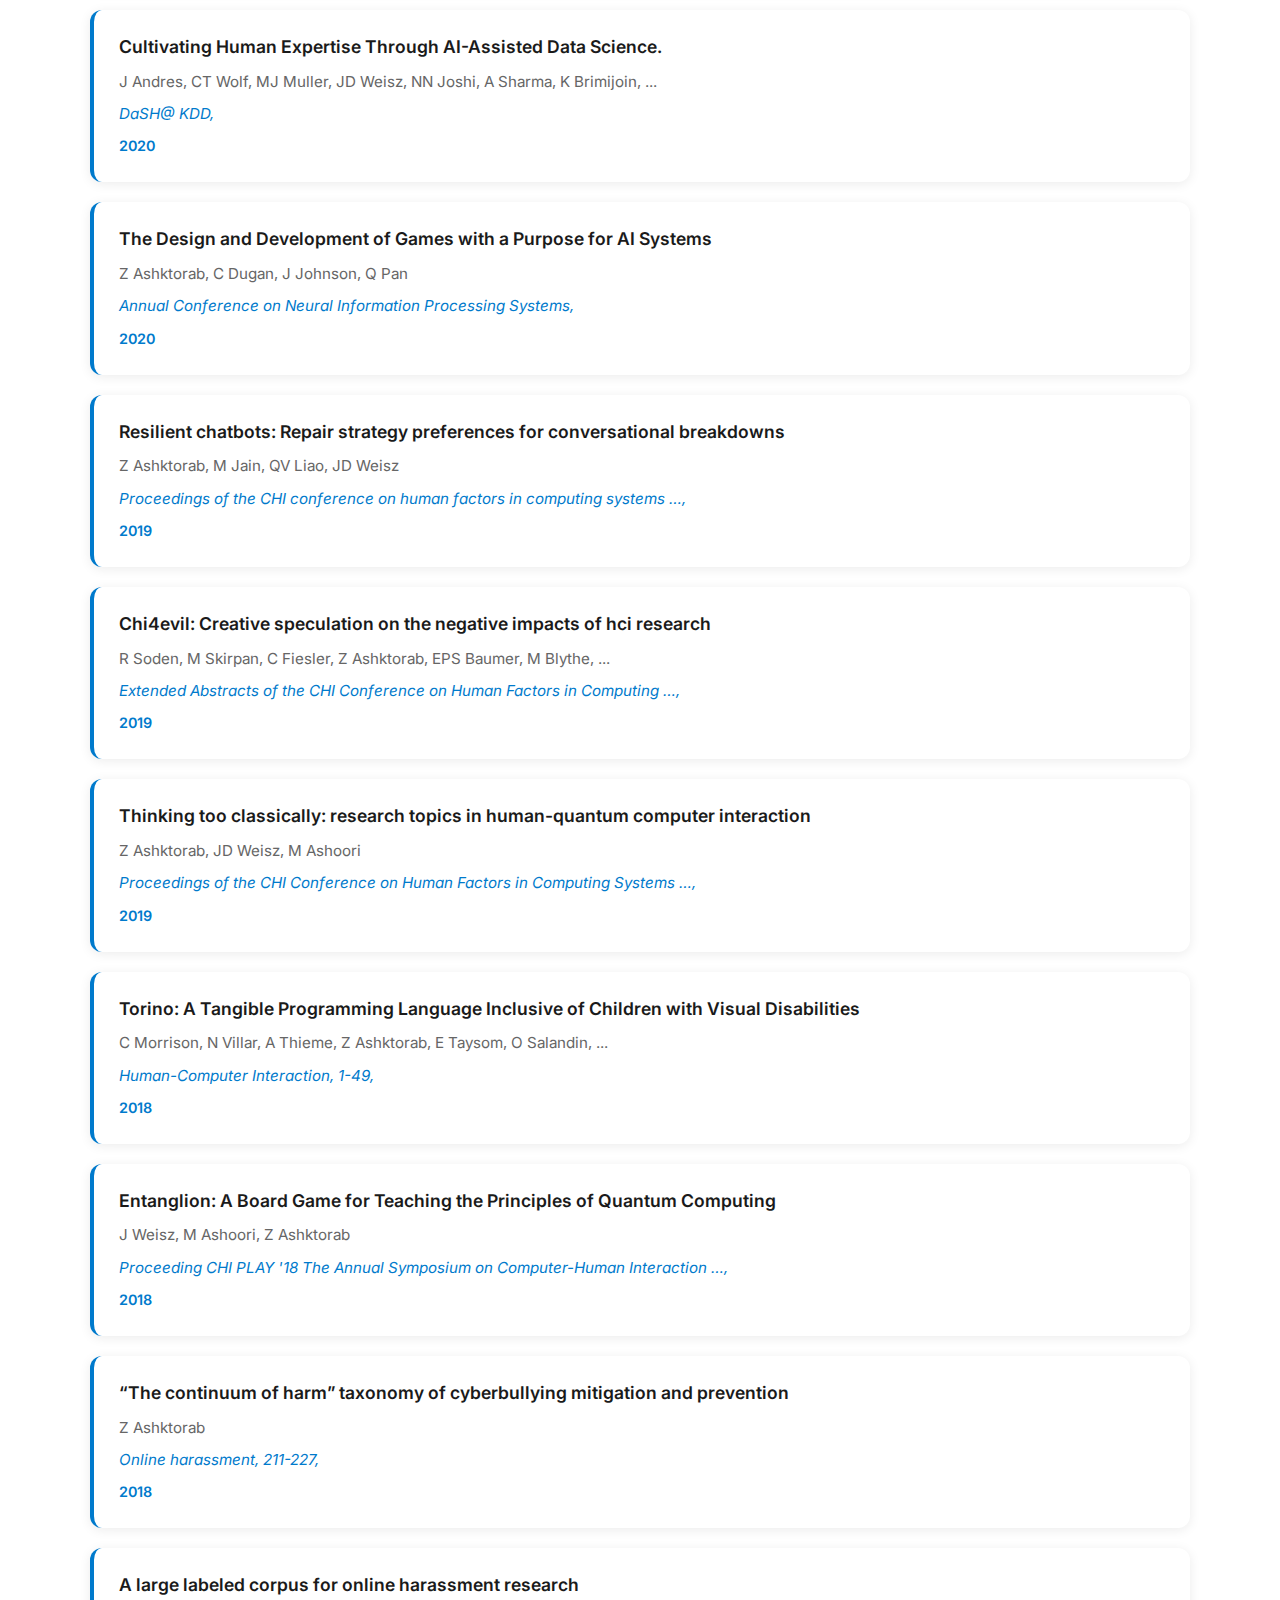
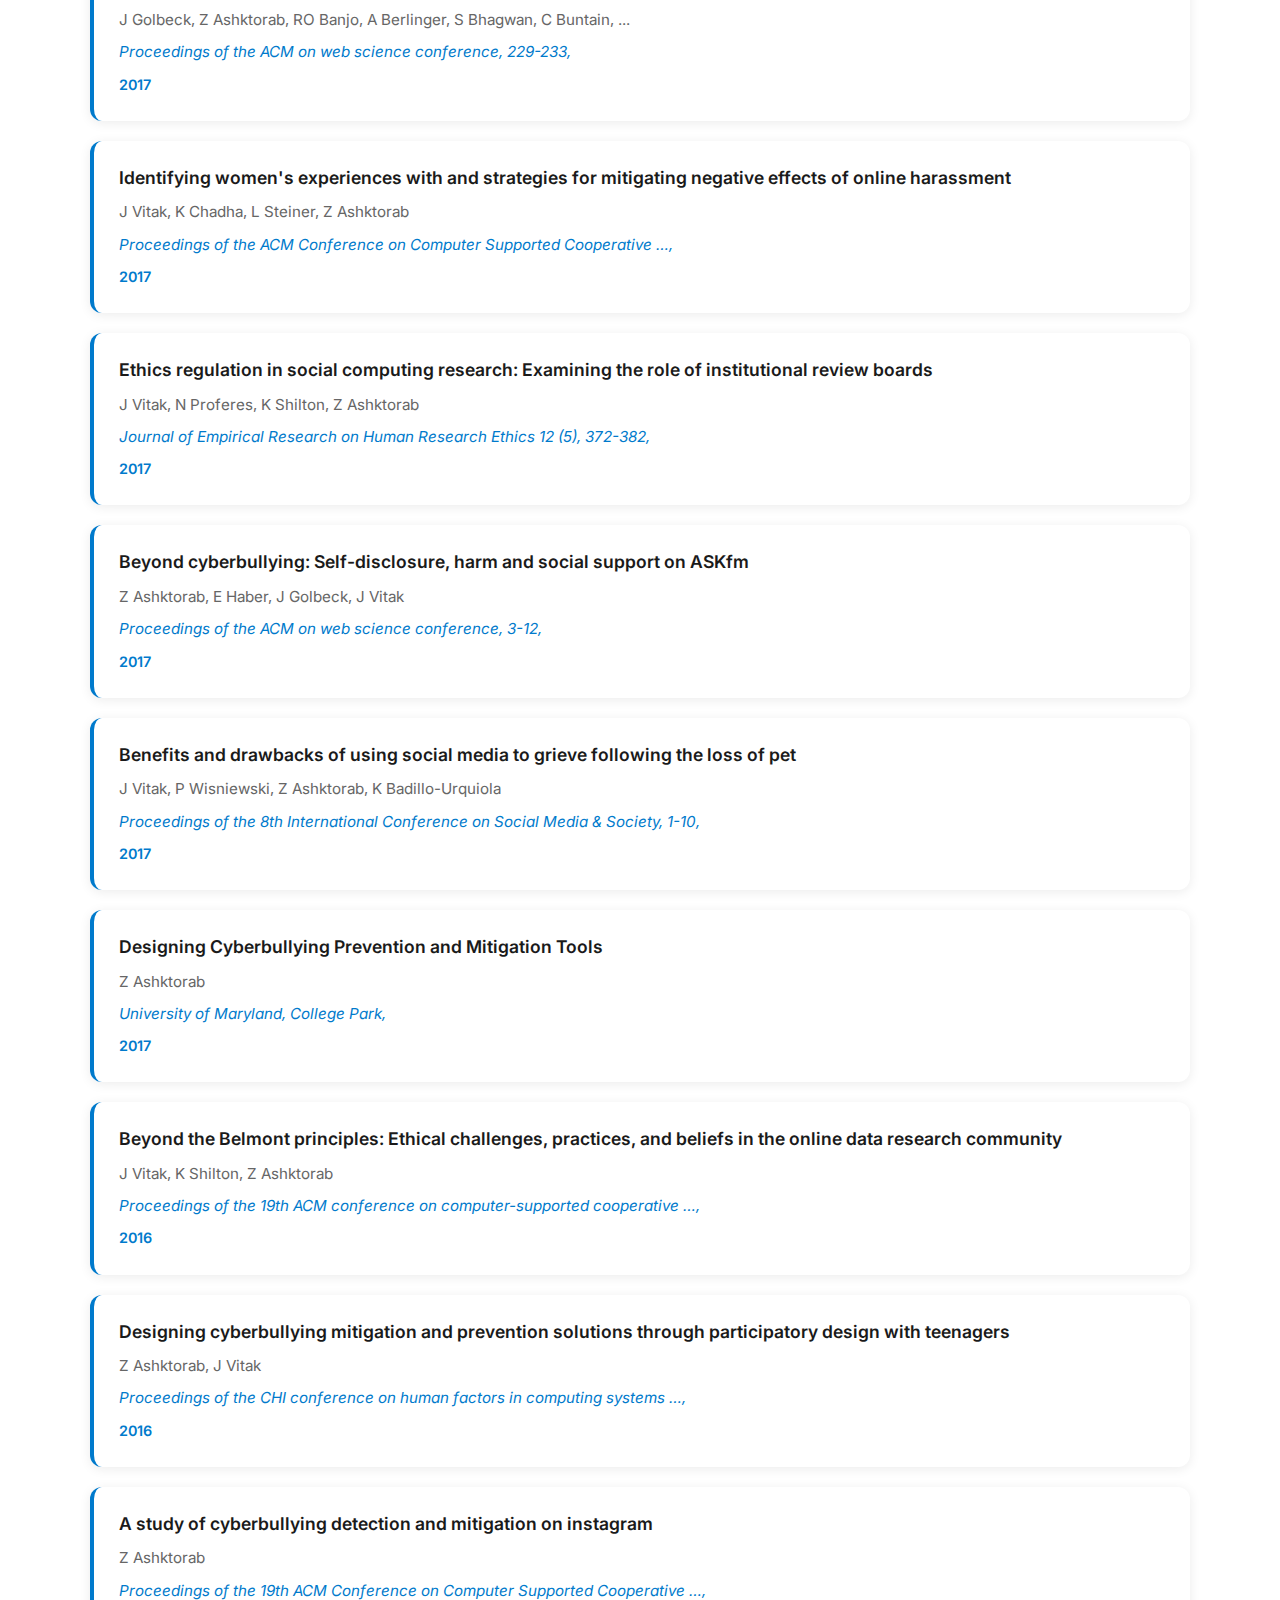
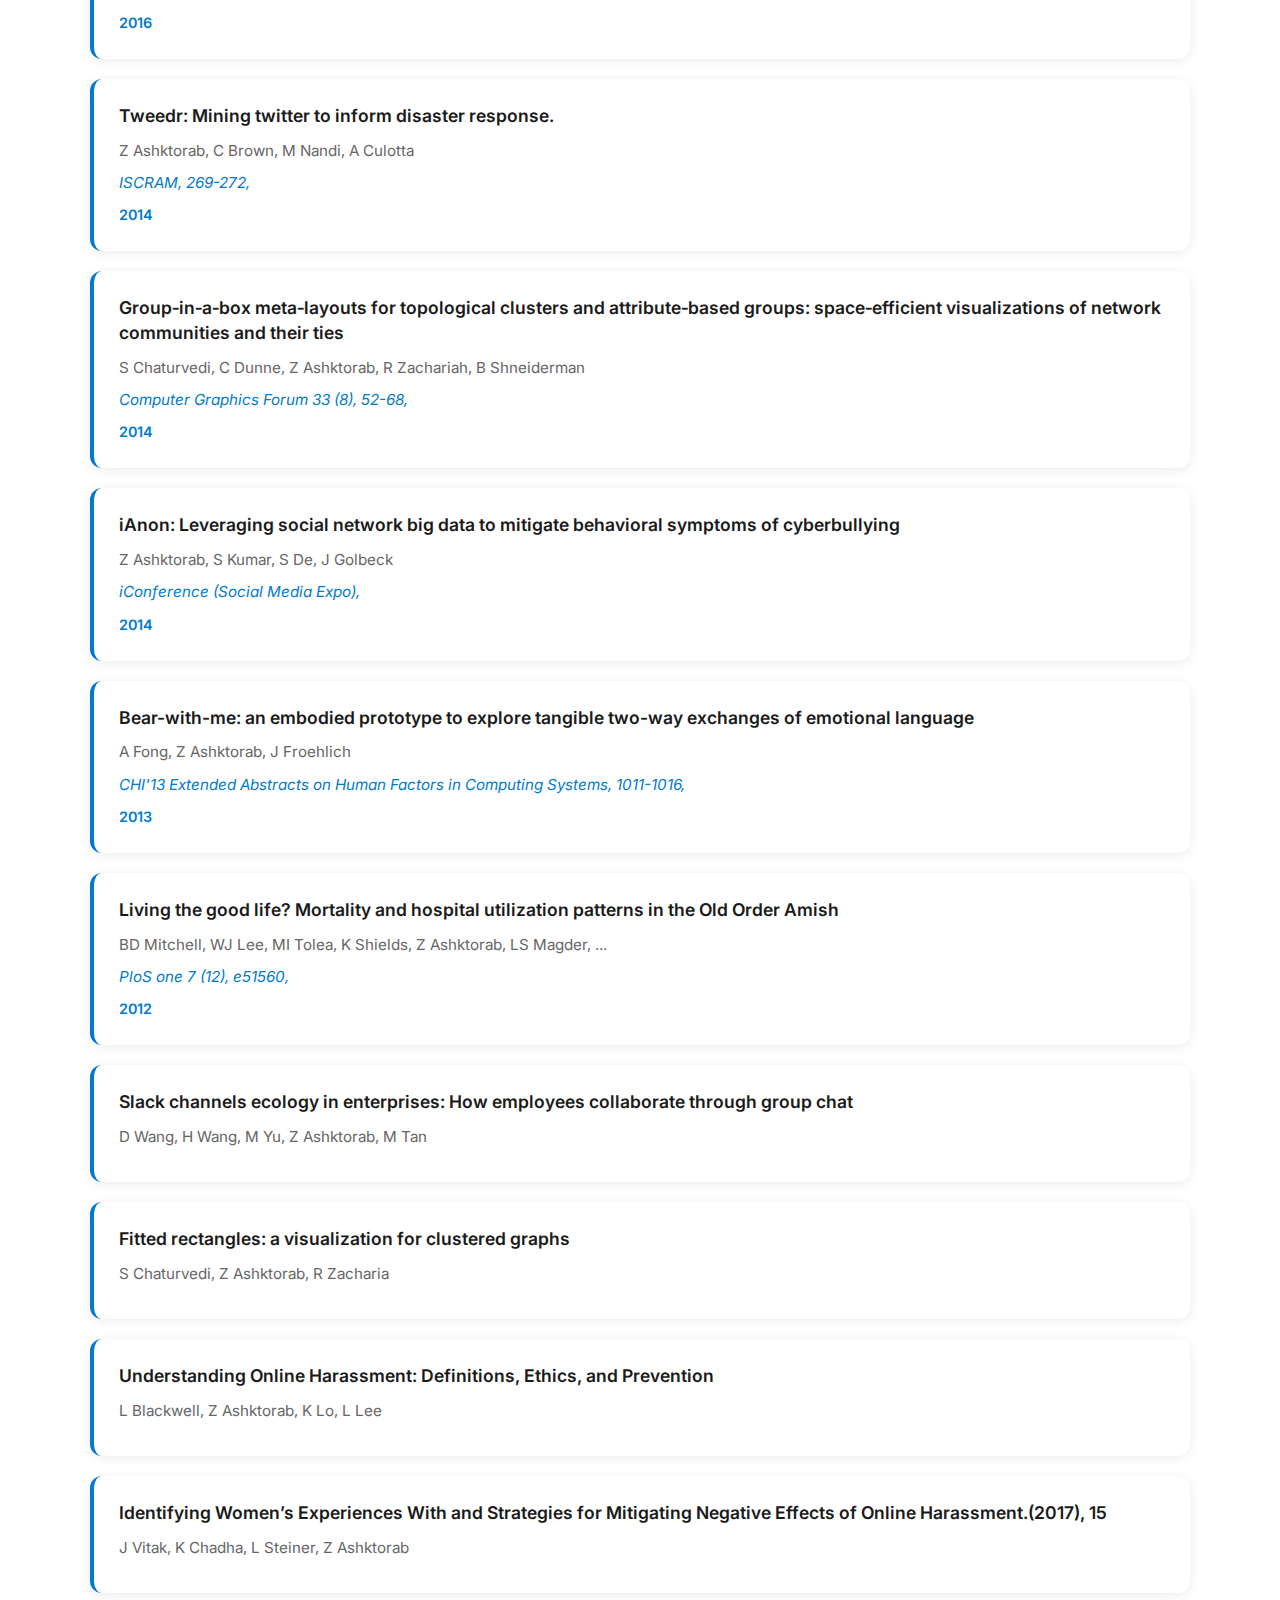
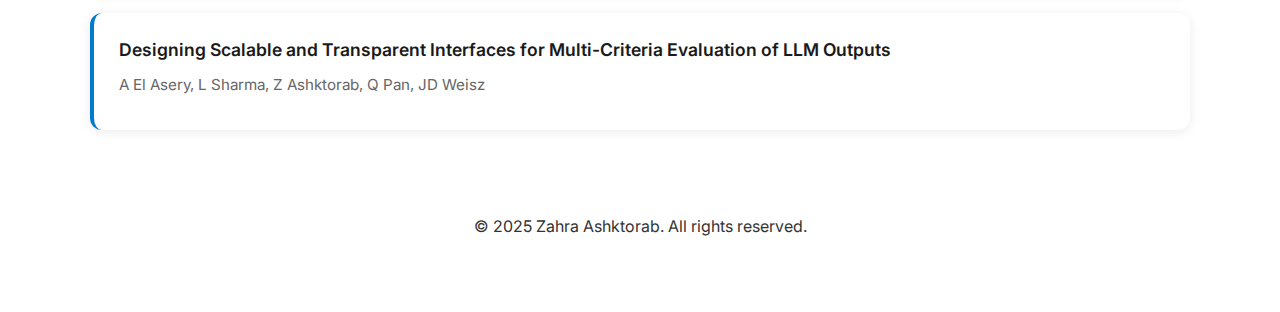
<file: publications.html>
<!DOCTYPE html>
<html lang="en">
<head>
    <meta http-equiv="Content-Type" content="text/html; charset=UTF-8">
    <meta name="viewport" content="width=device-width, initial-scale=1, shrink-to-fit=no">
    <meta name="description" content="Research publications by Zahra Ashktorab covering Human-AI Interaction, Conversational AI, Fairness in Machine Learning, and LLM evaluation">
    <meta name="author" content="Zahra Ashktorab">
    <link rel="icon" type="image/svg+xml" href="favicon.svg">
    <title>Zahra Ashktorab - Publications</title>

    <!-- Open Graph Meta Tags -->
    <meta property="og:title" content="Zahra Ashktorab - Publications">
    <meta property="og:description" content="Research publications covering Human-AI Interaction, Conversational AI, Fairness in Machine Learning, and LLM evaluation">
    <meta property="og:image" content="https://zahraashktorab.com/picforsite.jpg">
    <meta property="og:url" content="https://zahraashktorab.com/publications.html">
    <meta property="og:type" content="website">

    <!-- Twitter Card Meta Tags -->
    <meta name="twitter:card" content="summary">
    <meta name="twitter:creator" content="@zashktorab">
    <meta name="twitter:title" content="Zahra Ashktorab - Publications">
    <meta name="twitter:description" content="Research publications covering Human-AI Interaction, Conversational AI, Fairness in ML, and LLM evaluation">
    <meta name="twitter:image" content="https://zahraashktorab.com/picforsite.jpg">

    <!-- Bootstrap core CSS -->
    <link href="./carousel_files/bootstrap.min.css" rel="stylesheet">
    <!-- Custom styles for this template -->
    <link href="./carousel_files/carousel.css" rel="stylesheet">
    <!-- Font Awesome for icons -->
    <link rel="stylesheet" href="https://cdnjs.cloudflare.com/ajax/libs/font-awesome/6.0.0/css/all.min.css">
    <!-- Google Fonts -->
    <link href="https://fonts.googleapis.com/css2?family=Inter:wght@300;400;500;600;700&display=swap" rel="stylesheet">
    
    <style>
        :root {
            --primary-color: #1a1a1a;
            --secondary-color: #2d2d2d;
            --accent-color: #007acc;
            --highlight-color: #00a8ff;
            --text-color: #333333;
            --light-bg: #f8f9fa;
            --sleek-gradient: linear-gradient(135deg, #1e3c72 0%, #2a5298 100%);
        }
        
        body {
            font-family: 'Inter', sans-serif;
            line-height: 1.6;
            color: var(--text-color);
            scroll-behavior: smooth;
        }
        
        html {
            scroll-behavior: smooth;
        }
        
        /* Enhanced Navigation Styles */
        .navbar {
            background: rgba(26, 26, 46, 0.95) !important;
            backdrop-filter: blur(20px);
            border-bottom: 1px solid rgba(255, 255, 255, 0.1);
            transition: all 0.3s ease;
            padding: 0.8rem 1rem;
        }
        
        .navbar.scrolled {
            background: rgba(26, 26, 46, 0.98) !important;
            box-shadow: 0 8px 32px rgba(0, 0, 0, 0.1);
            padding: 0.5rem 0;
        }
        
        .navbar-brand {
            font-size: 1.4rem;
            font-weight: 600;
            color: white;
            transition: all 0.3s ease;
            text-decoration: none;
            padding: 0.5rem 1rem;
            margin-right: 1rem;
        }
        
        .navbar-brand:hover {
            transform: scale(1.02);
            filter: brightness(1.1);
            color: white;
        }
        
        .navbar-nav .nav-link {
            color: rgba(255, 255, 255, 0.9) !important;
            font-weight: 500;
            font-size: 1.1rem;
            padding: 0.75rem 1.2rem !important;
            margin: 0 0.3rem;
            border-radius: 25px;
            transition: all 0.3s cubic-bezier(0.175, 0.885, 0.32, 1.275);
            position: relative;
            overflow: hidden;
        }
        
        .navbar-nav .nav-link::before {
            content: '';
            position: absolute;
            top: 0;
            left: -100%;
            width: 100%;
            height: 100%;
            background: linear-gradient(90deg, transparent, rgba(255, 255, 255, 0.1), transparent);
            transition: left 0.5s;
        }
        
        .navbar-nav .nav-link:hover::before {
            left: 100%;
        }
        
        .navbar-nav .nav-link:hover {
            color: white !important;
            background: rgba(0, 122, 204, 0.2);
            transform: translateY(-2px);
            box-shadow: 0 8px 25px rgba(0, 122, 204, 0.3);
        }
        
        .navbar-nav .nav-link.active {
            background: var(--accent-color);
            color: white !important;
            box-shadow: 0 8px 25px rgba(0, 122, 204, 0.4);
        }
        
        .navbar-toggler {
            border: none;
            padding: 0.5rem;
            border-radius: 10px;
            background: rgba(255, 255, 255, 0.1);
            transition: all 0.3s ease;
        }
        
        .navbar-toggler:hover {
            background: rgba(0, 122, 204, 0.2);
            transform: scale(1.05);
        }
        
        .navbar-toggler-icon {
            background-image: url("data:image/svg+xml,%3csvg xmlns='http://www.w3.org/2000/svg' viewBox='0 0 30 30'%3e%3cpath stroke='rgba%28255, 255, 255, 0.9%29' stroke-linecap='round' stroke-miterlimit='10' stroke-width='2' d='M4 7h22M4 15h22M4 23h22'/%3e%3c/svg%3e");
        }
        
        .navbar-collapse {
            background: rgba(26, 26, 46, 0.95);
            border-radius: 15px;
            margin-top: 1rem;
            padding: 1rem;
            backdrop-filter: blur(20px);
        }
        
        @media (min-width: 768px) {
            .navbar-collapse {
                background: transparent;
                margin-top: 0;
                padding: 0;
            }
        }
        
        /* Container padding fix */
        .container {
            padding-left: 20px;
            padding-right: 20px;
        }
        
        @media (max-width: 768px) {
            .container {
                padding-left: 15px;
                padding-right: 15px;
            }
            
            .navbar {
                padding: 0.6rem 0.8rem;
            }
            
            .navbar-brand {
                font-size: 1.2rem;
                padding: 0.4rem 0.8rem;
                margin-right: 0.5rem;
            }
            
            .navbar-nav .nav-link {
                font-size: 1rem;
                padding: 0.6rem 1rem !important;
                margin: 0 0.2rem;
            }
        }
        
        /* Page Header */
        .page-header {
            background: var(--sleek-gradient);
            color: white;
            padding: 100px 0 60px;
            text-align: center;
            position: relative;
            overflow: hidden;
        }
        
        .page-header::before {
            content: '';
            position: absolute;
            top: 0;
            left: 0;
            right: 0;
            bottom: 0;
            background: radial-gradient(circle at 20% 80%, rgba(0, 122, 204, 0.1) 0%, transparent 50%),
                        radial-gradient(circle at 80% 20%, rgba(0, 168, 255, 0.1) 0%, transparent 50%);
        }
        
        .page-header h1 {
            font-size: 3rem;
            font-weight: 700;
            margin-bottom: 1rem;
            position: relative;
            z-index: 2;
        }
        
        .page-header p {
            font-size: 1.2rem;
            opacity: 0.9;
            position: relative;
            z-index: 2;
        }
        
        /* Statistics Section */
        .stats {
            background: white;
            padding: 40px;
            border-radius: 16px;
            margin: 40px 0;
            box-shadow: 0 4px 20px rgba(0,0,0,0.08);
            border: 1px solid #e8e8e8;
        }
        
        .stats h4 {
            color: var(--primary-color);
            margin-bottom: 30px;
            font-size: 1.8rem;
            font-weight: 600;
        }
        
        .stat-item {
            display: inline-block;
            margin-right: 40px;
            text-align: center;
        }
        
        .stat-number {
            font-size: 2.5rem;
            font-weight: 700;
            color: var(--accent-color);
            margin-bottom: 0.5rem;
            transition: all 0.3s ease;
        }
        
        .stat-label {
            font-size: 1rem;
            color: #666;
            font-weight: 500;
        }
        
        /* Search and Filter Styles */
        .search-container {
            background: white;
            padding: 30px;
            border-radius: 16px;
            margin: 40px 0;
            box-shadow: 0 4px 20px rgba(0,0,0,0.08);
            border: 1px solid #e8e8e8;
        }
        
        .search-container h4 {
            color: var(--primary-color);
            margin-bottom: 20px;
            font-size: 1.5rem;
            font-weight: 600;
        }
        
        .search-box {
            width: 100%;
            padding: 15px 20px;
            border: 2px solid #e8e8e8;
            border-radius: 12px;
            font-size: 16px;
            margin-bottom: 20px;
            transition: all 0.3s ease;
        }
        
        .search-box:focus {
            border-color: var(--accent-color);
            outline: none;
            box-shadow: 0 0 0 3px rgba(0, 122, 204, 0.1);
        }
        
        .filter-buttons {
            display: flex;
            flex-wrap: wrap;
            gap: 12px;
            margin-bottom: 20px;
        }
        
        .filter-btn {
            padding: 10px 20px;
            border: 2px solid var(--accent-color);
            background-color: white;
            color: var(--accent-color);
            border-radius: 25px;
            cursor: pointer;
            transition: all 0.3s ease;
            font-weight: 500;
        }
        
        .filter-btn:hover, .filter-btn.active {
            background-color: var(--accent-color);
            color: white;
            transform: translateY(-2px);
            box-shadow: 0 4px 12px rgba(0, 122, 204, 0.3);
        }
        
        .year-filter {
            display: flex;
            flex-wrap: wrap;
            gap: 15px;
            align-items: center;
        }
        
        .year-filter select {
            padding: 10px 15px;
            border: 2px solid #e8e8e8;
            border-radius: 8px;
            background: white;
            transition: all 0.3s ease;
        }
        
        .year-filter select:focus {
            border-color: var(--accent-color);
            outline: none;
        }
        
        .results-summary {
            background: #f8f9fa;
            padding: 15px 20px;
            border-radius: 8px;
            margin-bottom: 20px;
            font-weight: 600;
            color: var(--primary-color);
        }
        
        /* Publication Items */
        .publication-item {
            background: white;
            border-radius: 12px;
            padding: 25px;
            margin-bottom: 20px;
            box-shadow: 0 2px 12px rgba(0,0,0,0.08);
            border-left: 4px solid var(--accent-color);
            transition: all 0.3s ease;
            position: relative;
            overflow: hidden;
        }
        
        .publication-item::before {
            content: '';
            position: absolute;
            top: 0;
            left: 0;
            right: 0;
            bottom: 0;
            background: rgba(0, 122, 204, 0.02);
            opacity: 0;
            transition: opacity 0.3s ease;
        }
        
        .publication-item:hover::before {
            opacity: 1;
        }
        
        .publication-item:hover {
            transform: translateX(4px) translateY(-2px);
            box-shadow: 0 8px 25px rgba(0, 122, 204, 0.15);
        }
        
        .publication-title {
            font-weight: 600;
            color: var(--primary-color);
            margin-bottom: 10px;
            font-size: 1.1rem;
            line-height: 1.4;
        }
        
        .publication-title a {
            color: var(--primary-color);
            text-decoration: none;
            transition: color 0.3s ease;
        }
        
        .publication-title a:hover {
            color: var(--accent-color);
        }
        
        .publication-authors {
            color: #666;
            margin-bottom: 8px;
            font-size: 0.95rem;
        }
        
        .publication-venue {
            color: var(--accent-color);
            font-style: italic;
            margin-bottom: 8px;
            font-size: 0.95rem;
        }
        
        .publication-year {
            color: var(--accent-color);
            font-weight: 600;
            font-size: 0.9rem;
        }
        
        .publication-citations {
            color: #888;
            font-weight: 500;
            margin-top: 8px;
            font-size: 0.9rem;
        }
        
        .publication-links {
            margin-top: 15px;
        }
        
        .publication-links a {
            margin-right: 20px;
            color: var(--accent-color);
            text-decoration: none;
            font-weight: 500;
            transition: color 0.3s ease;
        }
        
        .publication-links a:hover {
            color: var(--highlight-color);
        }
        
        /* Loading and Error States */
        .loading {
            text-align: center;
            padding: 60px;
            color: #666;
            font-size: 1.1rem;
        }
        
        .error {
            color: #dc3545;
            text-align: center;
            padding: 60px;
            font-size: 1.1rem;
        }
        
        /* Hidden class for filtering */
        .hidden {
            display: none !important;
        }
        
        /* Responsive Design */
        @media (max-width: 768px) {
            .page-header h1 {
                font-size: 2.2rem;
            }
            
            .stat-item {
                margin-right: 20px;
                margin-bottom: 20px;
            }
            
            .stat-number {
                font-size: 2rem;
            }
            
            .filter-buttons {
                justify-content: center;
            }
            
            .filter-btn {
                padding: 8px 16px;
                font-size: 0.9rem;
            }
        }
    </style>
</head>
<body>
    <nav class="navbar navbar-toggleable-md navbar-inverse fixed-top bg-inverse">
        <button class="navbar-toggler navbar-toggler-right" type="button" data-toggle="collapse" data-target="#navbarCollapse" aria-controls="navbarCollapse" aria-expanded="false" aria-label="Toggle navigation">
            <span class="navbar-toggler-icon"></span>
        </button>
        <a class="navbar-brand" href="index.html">Zahra Ashktorab</a>
        <div class="collapse navbar-collapse" id="navbarCollapse">
            <ul class="navbar-nav mr-auto">
                <li class="nav-item active">
                    <a class="nav-link" href="publications.html">Publications <span class="sr-only">(current)</span></a>
                </li>
                <li class="nav-item">
                    <a class="nav-link" href="patents.html">Patents</a>
                </li>
                <li class="nav-item">
                    <a class="nav-link" href="opensource.html">Open Source</a>
                </li>
                <li class="nav-item">
                    <a class="nav-link" href="index.html#contact">Contact</a>
                </li>
            </ul>
        </div>
    </nav>

    <!-- Page Header -->
    <section class="page-header">
        <div class="container">
            <h1>Publications</h1>
            <p>Research publications and academic work</p>
        </div>
    </section>

    <div class="container" style="margin-top: 40px;">
        <div class="row">
            <div class="col-md-12">
                
                <!-- Statistics Section -->
                <div class="stats" id="stats-section" style="display: none;">
                    <h4>Publication Statistics</h4>
                    <div class="stat-item">
                        <div class="stat-number" id="total-papers">0</div>
                        <div class="stat-label">Total Papers</div>
                    </div>
                    <div class="stat-item">
                        <div class="stat-number" id="total-citations">0</div>
                        <div class="stat-label">Total Citations</div>
                    </div>
                    <div class="stat-item">
                        <div class="stat-number" id="h-index">0</div>
                        <div class="stat-label">H-Index</div>
                    </div>
                </div>


                <!-- Search and Filter Section -->
                <div class="search-container" id="search-container" style="display: none;">
                    <h4>Search & Filter Publications</h4>
                    <label for="search-box" class="sr-only">Search publications</label>
                    <input type="text" id="search-box" class="search-box" placeholder="Search by title, authors, venue, or keywords...">
                    
                    <div class="filter-buttons">
                        <button class="filter-btn active" data-filter="all">All Publications</button>
                        <button class="filter-btn" data-filter="human-ai">Human-AI</button>
                        <button class="filter-btn" data-filter="conversational">Conversational AI</button>
                        <button class="filter-btn" data-filter="fairness">Fairness</button>
                        <button class="filter-btn" data-filter="collaboration">Collaboration</button>
                        <button class="filter-btn" data-filter="recent">Recent (2020+)</button>
                    </div>
                    
                    <div class="year-filter">
                        <label for="year-select">Filter by Year:</label>
                        <select id="year-select">
                            <option value="all">All Years</option>
                        </select>
                        <button class="filter-btn" id="clear-filters">Clear All Filters</button>
                    </div>
                    
                    <div class="results-summary" id="results-summary" style="display: none;">
                        <!-- Results count will be shown here -->
                    </div>
                </div>

                <!-- Loading Message -->
                <div class="loading" id="loading-message">
                    <h3>Loading publications...</h3>
                    <p>Fetching data from Google Scholar...</p>
                </div>

                <!-- Error Message -->
                <div class="error" id="error-message" style="display: none;">
                    <h3>Unable to load publications</h3>
                    <p>There was an error fetching publications from Google Scholar. Please try again later or visit the <a href="https://scholar.google.com/citations?user=yvZVcDQAAAAJ&hl=en" target="_blank">Google Scholar profile</a> directly.</p>
                </div>

                <!-- Publications Container -->
                <div id="publications-container" style="display: none;">
                    <!-- Publications will be loaded here -->
                </div>

                <!-- Manual Publications Section (Fallback) -->
                <div id="manual-publications" style="display: none;">
                    <h2>Selected Publications</h2>
                    <div class="publication-item">
                        <div class="publication-title">EvaluLLM: LLM assisted evaluation of generative outputs</div>
                        <div class="publication-authors">M Desmond, <strong>Z Ashktorab</strong>, Q Pan, C Dugan, J Johnson</div>
                        <div class="publication-venue">ACM International Conference on Intelligent User Interfaces 2024</div>
                        <div class="publication-year">2024</div>
                    </div>
                    
                    <div class="publication-item">
                        <div class="publication-title">SME-in-the-loop: Interaction Preferences when Supervising Bots in Human-AI Communities</div>
                        <div class="publication-authors"><strong>Z Ashktorab</strong>, M Desmond, JM Johnson, Q Pan, C Dugan, M Brachman, C Spina</div>
                        <div class="publication-venue">Proceedings of the 2023 ACM Designing Interactive Systems Conference</div>
                        <div class="publication-year">2023</div>
                        <div class="publication-links">
                            <a href="https://doi.org/10.1145/3563657.3596100" target="_blank">DOI</a>
                        </div>
                    </div>
                    
                    <div class="publication-item">
                        <div class="publication-title">Fairness Evaluation in Text Classification: Machine Learning Practitioner Perspectives of Individual and Group Fairness</div>
                        <div class="publication-authors"><strong>Z Ashktorab</strong>, B Hoover, M Agarwal, C Dugan, W Geyer, HB Yang, M Yurochkin</div>
                        <div class="publication-venue">Proceedings of the 2023 CHI Conference on Human Factors in Computing Systems (CHI '23)</div>
                        <div class="publication-year">2023</div>
                        <div class="publication-links">
                            <a href="https://doi.org/10.1145/3544548.3581227" target="_blank">DOI</a>
                        </div>
                    </div>
                    
                    <div class="publication-item">
                        <div class="publication-title">Decision Making Strategies and Team Efficacy in Human-AI Teams</div>
                        <div class="publication-authors">I Munyaka, <strong>Z Ashktorab</strong>, C Dugan, J Johnson, Q Pan</div>
                        <div class="publication-venue">Proc. ACM Hum.-Comput. Interact. 7, CSCW1, Article 43</div>
                        <div class="publication-year">2023</div>
                        <div class="publication-links">
                            <a href="https://doi.org/10.1145/3579476" target="_blank">DOI</a>
                        </div>
                    </div>
                    
                    <div class="publication-item">
                        <div class="publication-title">AI-Assisted Human Labeling: Batching for Efficiency without Overreliance</div>
                        <div class="publication-authors"><strong>Z Ashktorab</strong>, M Desmond, J Andres, M Muller, NN Joshi, M Brachman, A Sharma, K Brimijoin, Q Pan, CT Wolf, E Duesterwald, C Dugan, W Geyer, D Reimer</div>
                        <div class="publication-venue">Proc. ACM Hum.-Comput. Interact. 5, CSCW1, Article 89</div>
                        <div class="publication-year">2021</div>
                        <div class="publication-links">
                            <a href="https://doi.org/10.1145/3449163" target="_blank">DOI</a>
                        </div>
                    </div>
                </div>
            </div>
        </div>
    </div>

    <!-- Footer -->
    <footer class="bg-light py-4" style="margin-top: 40px;">
        <div class="container text-center">
            <p class="mb-0">&copy; 2025 Zahra Ashktorab. All rights reserved.</p>
        </div>
    </footer>

    <!-- Bootstrap core JavaScript -->
    <script src="https://code.jquery.com/jquery-3.7.1.slim.min.js" integrity="sha256-kmHvs0B+OpCW5GVHUNjv9rOmY0IvSIRcf7zGUDTDQM8=" crossorigin="anonymous"></script>
    <script src="./carousel_files/tether.min.js"></script>
    <script src="./carousel_files/bootstrap.min.js"></script>
    <script src="./carousel_files/holder.min.js"></script>
    <script src="./carousel_files/ie10-viewport-bug-workaround.js"></script>
    
    <!-- Publications Data -->
    <script src="publications_data.js"></script>

    <script>
        // Navigation functionality
        document.addEventListener('DOMContentLoaded', function() {
            const navbar = document.querySelector('.navbar');
            const navLinks = document.querySelectorAll('.nav-link');
            
            window.addEventListener('scroll', function() {
                if (window.scrollY > 50) {
                    navbar.classList.add('scrolled');
                } else {
                    navbar.classList.remove('scrolled');
                }
            });
            
            const currentPage = window.location.pathname.split('/').pop() || 'index.html';
            navLinks.forEach(link => {
                const href = link.getAttribute('href');
                if (href === currentPage || (currentPage === '' && href === 'index.html')) {
                    link.classList.add('active');
                }
            });
            
            navLinks.forEach(link => {
                link.addEventListener('click', function(e) {
                    const href = this.getAttribute('href');
                    if (href.startsWith('#')) {
                        e.preventDefault();
                        const target = document.querySelector(href);
                        if (target) {
                            target.scrollIntoView({
                                behavior: 'smooth',
                                block: 'start'
                            });
                        }
                    }
                });
            });
        });

        // Google Scholar Profile ID
        const SCHOLAR_ID = 'yvZVcDQAAAAJ';
        
        // Function to load publications from embedded data
        function loadPublications() {
            try {
                if (typeof PUBLICATIONS_DATA !== 'undefined' && PUBLICATIONS_DATA.publications) {
                    displayPublications(PUBLICATIONS_DATA);
                } else {
                    // Fallback to manual publications if embedded data doesn't exist
                    showManualPublications();
                }
            } catch (error) {
                console.error('Error loading publications:', error);
                // Fallback to manual publications
                showManualPublications();
            }
        }
        
        function displayPublications(data) {
            document.getElementById('loading-message').style.display = 'none';
            document.getElementById('publications-container').style.display = 'block';
            document.getElementById('stats-section').style.display = 'block';
            document.getElementById('search-container').style.display = 'block';
            
            // Store publications data globally for filtering
            window.allPublications = data.publications || [];
            
            // Update statistics
            if (data.statistics) {
                document.getElementById('total-papers').textContent = data.total_publications || 0;
                document.getElementById('total-citations').textContent = data.statistics.total_citations || 0;
                document.getElementById('h-index').textContent = data.statistics.h_index || 0;
            }
            
            // Display all publications
            displayAllPublications(data.publications);
            
            // Setup search and filter functionality
            setupSearchAndFilters(data.publications);
        }
        
        
        function displayAllPublications(publications, alreadySorted = false) {
            const container = document.getElementById('publications-container');
            container.innerHTML = '<h2>All Publications</h2>';
            
            if (publications && publications.length > 0) {
                let sortedPubs = publications;
                
                // Sort publications by year (most recent first) if not already sorted
                if (!alreadySorted) {
                    sortedPubs = [...publications].sort((a, b) => {
                        const yearA = parseInt(a.year) || 0;
                        const yearB = parseInt(b.year) || 0;
                        return yearB - yearA; // Most recent first
                    });
                }
                
                sortedPubs.forEach((pub, index) => {
                    const pubElement = createPublicationElement(pub, index + 1);
                    container.appendChild(pubElement);
                });
            } else {
                container.innerHTML += '<p>No publications found.</p>';
            }
        }
        
        function setupSearchAndFilters(publications) {
            // Populate year filter
            const yearSelect = document.getElementById('year-select');
            const years = [...new Set(publications.map(pub => pub.year).filter(year => year))].sort((a, b) => b - a);
            years.forEach(year => {
                const option = document.createElement('option');
                option.value = year;
                option.textContent = year;
                yearSelect.appendChild(option);
            });
            
            // Setup event listeners
            document.getElementById('search-box').addEventListener('input', filterPublications);
            document.getElementById('year-select').addEventListener('change', filterPublications);
            document.getElementById('clear-filters').addEventListener('click', clearFilters);
            
            // Setup filter buttons
            document.querySelectorAll('.filter-btn[data-filter]').forEach(btn => {
                btn.addEventListener('click', function() {
                    // Remove active class from all buttons
                    document.querySelectorAll('.filter-btn[data-filter]').forEach(b => b.classList.remove('active'));
                    // Add active class to clicked button
                    this.classList.add('active');
                    filterPublications();
                });
            });
        }
        
        function filterPublications() {
            const searchTerm = document.getElementById('search-box').value.toLowerCase();
            const selectedYear = document.getElementById('year-select').value;
            const activeFilter = document.querySelector('.filter-btn[data-filter].active').dataset.filter;
            
            const filteredPubs = window.allPublications.filter(pub => {
                // Search filter
                const matchesSearch = !searchTerm || 
                    pub.title.toLowerCase().includes(searchTerm) ||
                    pub.authors.toLowerCase().includes(searchTerm) ||
                    pub.venue.toLowerCase().includes(searchTerm);
                
                // Year filter
                const matchesYear = selectedYear === 'all' || pub.year === selectedYear;
                
                // Category filter
                let matchesCategory = true;
                if (activeFilter !== 'all') {
                    const title = pub.title.toLowerCase();
                    const venue = pub.venue.toLowerCase();
                    const authors = pub.authors.toLowerCase();
                    
                    switch (activeFilter) {
                        case 'human-ai':
                            matchesCategory = title.includes('human-ai') || title.includes('human ai') || 
                                            title.includes('human-ai') || title.includes('collaboration');
                            break;
                        case 'conversational':
                            matchesCategory = title.includes('conversational') || title.includes('chatbot') || 
                                            title.includes('dialogue') || title.includes('conversation');
                            break;
                        case 'fairness':
                            matchesCategory = title.includes('fairness') || title.includes('bias') || 
                                            title.includes('equity') || title.includes('discrimination');
                            break;
                        case 'collaboration':
                            matchesCategory = title.includes('collaboration') || title.includes('team') || 
                                            title.includes('group') || title.includes('collective');
                            break;
                        case 'recent':
                            matchesCategory = parseInt(pub.year) >= 2020;
                            break;
                    }
                }
                
                return matchesSearch && matchesYear && matchesCategory;
            });
            
            // Sort filtered publications by year (most recent first)
            const sortedFilteredPubs = [...filteredPubs].sort((a, b) => {
                const yearA = parseInt(a.year) || 0;
                const yearB = parseInt(b.year) || 0;
                return yearB - yearA; // Most recent first
            });
            
            // Update display
            displayAllPublications(sortedFilteredPubs, true);
            
            // Update results summary
            const resultsSummary = document.getElementById('results-summary');
            const totalPubs = window.allPublications.length;
            const filteredCount = filteredPubs.length;
            
            if (searchTerm || selectedYear !== 'all' || activeFilter !== 'all') {
                resultsSummary.textContent = `Showing ${filteredCount} of ${totalPubs} publications`;
                resultsSummary.style.display = 'block';
            } else {
                resultsSummary.style.display = 'none';
            }
        }
        
        function clearFilters() {
            document.getElementById('search-box').value = '';
            document.getElementById('year-select').value = 'all';
            document.querySelectorAll('.filter-btn[data-filter]').forEach(btn => btn.classList.remove('active'));
            document.querySelector('.filter-btn[data-filter="all"]').classList.add('active');
            filterPublications();
        }
        
        function createPublicationElement(pub, number) {
            const div = document.createElement('div');
            div.className = 'publication-item';
            
            // Convert relative Google Scholar links to absolute URLs
            const scholarLink = pub.link ? 
                (pub.link.startsWith('/') ? `https://scholar.google.com${pub.link}` : pub.link) : 
                null;
            
            const title = scholarLink ? 
                `<a href="${scholarLink}" target="_blank">${pub.title}</a>` : 
                pub.title;
            
            div.innerHTML = `
                <div class="publication-title">${title}</div>
                <div class="publication-authors">${pub.authors || ''}</div>
                <div class="publication-venue">${pub.venue || ''}</div>
                <div class="publication-year">${pub.year || ''}</div>
                ${pub.citations ? `<div class="publication-citations">Citations: ${pub.citations}</div>` : ''}
            `;
            
            return div;
        }
        
        function showManualPublications() {
            document.getElementById('loading-message').style.display = 'none';
            document.getElementById('manual-publications').style.display = 'block';
            document.getElementById('stats-section').style.display = 'block';
            
            // Update stats (these would normally come from Google Scholar)
            document.getElementById('total-papers').textContent = '5+';
            document.getElementById('total-citations').textContent = '500+';
            document.getElementById('h-index').textContent = '10+';
        }
        
        function showError() {
            document.getElementById('loading-message').style.display = 'none';
            document.getElementById('error-message').style.display = 'block';
        }
        
        // Function to create a proxy request to Google Scholar
        function createScholarProxy() {
            // This would require a backend service to proxy requests to Google Scholar
            // For now, we'll use the manual publications
            return null;
        }
        
        // Initialize the page
        document.addEventListener('DOMContentLoaded', function() {
            // Load publications immediately since data is embedded
            loadPublications();
        });
        
        // Add smooth scrolling for better UX
        document.querySelectorAll('a[href^="#"]').forEach(anchor => {
            anchor.addEventListener('click', function (e) {
                e.preventDefault();
                document.querySelector(this.getAttribute('href')).scrollIntoView({
                    behavior: 'smooth'
                });
            });
        });
    </script>
</body>
</html>
</file>
<file: carousel_files/carousel.css>
/* GLOBAL STYLES
-------------------------------------------------- */
/* Padding below the footer and lighter body text */

body {
  padding-top: 3rem;
  padding-bottom: 3rem;
  color: #5a5a5a;
}


/* CUSTOMIZE THE CAROUSEL
-------------------------------------------------- */

/* Carousel base class */
.carousel {
  margin-bottom: 4rem;
}
/* Since positioning the image, we need to help out the caption */
.carousel-caption {
  z-index: 10;
  bottom: 3rem;
}

/* Declare heights because of positioning of img element */
.carousel-item {
  height: 32rem;
  background-color: #777;
}
.carousel-item > img {
  position: absolute;
  top: 0;
  left: 0;
  min-width: 100%;
  height: 32rem;
}


/* MARKETING CONTENT
-------------------------------------------------- */

/* Center align the text within the three columns below the carousel */
.marketing .col-lg-4 {
  margin-bottom: 1.5rem;
  text-align: center;
}
.marketing h2 {
  font-weight: normal;
}
.marketing .col-lg-4 p {
  margin-right: .75rem;
  margin-left: .75rem;
}


/* Featurettes
------------------------- */

.featurette-divider {
  margin: 5rem 0; /* Space out the Bootstrap <hr> more */
}

/* Thin out the marketing headings */
.featurette-heading {
  font-weight: 300;
  line-height: 1;
  letter-spacing: -.05rem;
}


/* RESPONSIVE CSS
-------------------------------------------------- */

@media (min-width: 40em) {
  /* Bump up size of carousel content */
  .carousel-caption p {
    margin-bottom: 1.25rem;
    font-size: 1.25rem;
    line-height: 1.4;
  }

  .featurette-heading {
    font-size: 50px;
  }
}

@media (min-width: 62em) {
  .featurette-heading {
    margin-top: 7rem;
  }
}
</file>
<file: style.css>
:root {
            --primary-color: #1a1a1a;
            --secondary-color: #2d2d2d;
            --accent-color: #007acc;
            --highlight-color: #00a8ff;
            --text-color: #333333;
            --light-bg: #f8f9fa;
            --gradient-bg: linear-gradient(135deg, #667eea 0%, #764ba2 100%);
            --gradient-accent: linear-gradient(135deg, #007acc 0%, #00a8ff 100%);
            --gradient-primary: linear-gradient(135deg, #2c3e50 0%, #34495e 100%);
            --gradient-secondary: linear-gradient(135deg, #ecf0f1 0%, #bdc3c7 100%);
            --sleek-gradient: linear-gradient(135deg, #1e3c72 0%, #2a5298 100%);
            --modern-gradient: linear-gradient(135deg, #667eea 0%, #764ba2 100%);
        }
        
        body {
            font-family: 'Inter', sans-serif;
            line-height: 1.6;
            color: var(--text-color);
            scroll-behavior: smooth;
        }
        
        html {
            scroll-behavior: smooth;
        }
        
        .hero-section {
            background: linear-gradient(135deg, #1e3c72 0%, #2a5298 100%);
            color: white;
            padding: 120px 0 80px;
            text-align: center;
            position: relative;
            overflow: hidden;
        }
        
        .hero-section::before {
            content: '';
            position: absolute;
            top: 0;
            left: 0;
            right: 0;
            bottom: 0;
            background: url('data:image/svg+xml,<svg xmlns="http://www.w3.org/2000/svg" viewBox="0 0 100 100"><defs><pattern id="grain" width="100" height="100" patternUnits="userSpaceOnUse"><circle cx="50" cy="50" r="1" fill="white" opacity="0.1"/></pattern></defs><rect width="100" height="100" fill="url(%23grain)"/></svg>');
            opacity: 0.3;
        }
        
        .hero-section::after {
            content: '';
            position: absolute;
            top: 0;
            left: 0;
            right: 0;
            bottom: 0;
            background: radial-gradient(circle at 20% 80%, rgba(0, 122, 204, 0.1) 0%, transparent 50%),
                        radial-gradient(circle at 80% 20%, rgba(0, 168, 255, 0.1) 0%, transparent 50%),
                        radial-gradient(circle at 40% 40%, rgba(255, 255, 255, 0.05) 0%, transparent 50%);
        }
        
        .hero-content {
            position: relative;
            z-index: 2;
        }
        
        .hero-title {
            font-size: 4rem;
            font-weight: 700;
            margin-bottom: 1rem;
            text-shadow: 2px 2px 4px rgba(0,0,0,0.3);
            color: white;
            animation: fadeInUp 1s ease-out;
            letter-spacing: -0.02em;
        }
        
        .hero-subtitle {
            font-size: 1.8rem;
            font-weight: 300;
            margin-bottom: 2rem;
            opacity: 0.95;
            animation: fadeInUp 1s ease-out 0.2s both;
        }
        
        @keyframes fadeInUp {
            from {
                opacity: 0;
                transform: translateY(30px);
            }
            to {
                opacity: 1;
                transform: translateY(0);
            }
        }
        
        .hero-description {
            font-size: 1.2rem;
            max-width: 700px;
            margin: 0 auto 2rem;
            opacity: 0.95;
            animation: fadeInUp 1s ease-out 0.4s both;
        }
        
        .hero-buttons {
            margin-top: 2rem;
        }
        
        .btn-hero {
            padding: 15px 35px;
            font-size: 1.1rem;
            font-weight: 600;
            border-radius: 50px;
            margin: 0 15px;
            transition: all 0.4s cubic-bezier(0.175, 0.885, 0.32, 1.275);
            text-decoration: none;
            display: inline-block;
            position: relative;
            overflow: hidden;
            animation: fadeInUp 1s ease-out 0.6s both;
        }
        
        .btn-hero::before {
            content: '';
            position: absolute;
            top: 0;
            left: -100%;
            width: 100%;
            height: 100%;
            background: linear-gradient(90deg, transparent, rgba(255,255,255,0.2), transparent);
            transition: left 0.5s;
        }
        
        .btn-hero:hover::before {
            left: 100%;
        }
        
        .btn-hero-primary {
            background: white;
            color: var(--primary-color);
            border: 2px solid white;
            box-shadow: 0 8px 25px rgba(0,0,0,0.15);
        }
        
        .btn-hero-primary:hover {
            background: var(--accent-color);
            color: white;
            transform: translateY(-3px) scale(1.05);
            box-shadow: 0 15px 35px rgba(0,122,204,0.3);
        }
        
        .btn-hero-secondary {
            background: transparent;
            color: white;
            border: 2px solid rgba(255,255,255,0.8);
            backdrop-filter: blur(10px);
        }
        
        .btn-hero-secondary:hover {
            background: rgba(255,255,255,0.1);
            color: white;
            transform: translateY(-3px) scale(1.05);
            border-color: white;
            box-shadow: 0 15px 35px rgba(0,0,0,0.2);
        }
        
        .section-title {
            font-size: 2.5rem;
            font-weight: 600;
            text-align: center;
            margin-bottom: 3rem;
            color: var(--primary-color);
        }
        
        .research-card {
            background: white;
            border-radius: 16px;
            padding: 2.5rem;
            text-align: center;
            box-shadow: 0 4px 20px rgba(0,0,0,0.08);
            transition: all 0.3s ease;
            height: 100%;
            border: 1px solid #e8e8e8;
            position: relative;
            overflow: hidden;
        }
        
        .research-card::before {
            content: '';
            position: absolute;
            top: 0;
            left: 0;
            right: 0;
            height: 3px;
            background: var(--accent-color);
            transform: scaleX(0);
            transition: transform 0.3s ease;
        }
        
        .research-card:hover::before {
            transform: scaleX(1);
        }
        
        .research-card:hover {
            transform: translateY(-8px);
            box-shadow: 0 12px 40px rgba(0,0,0,0.12);
            border-color: var(--accent-color);
        }
        
        .research-icon {
            font-size: 3rem;
            color: var(--accent-color);
            margin-bottom: 1.5rem;
            transition: all 0.3s ease;
        }
        
        .research-card:hover .research-icon {
            transform: scale(1.1);
            color: var(--highlight-color);
        }
        
        .research-title {
            font-size: 1.3rem;
            font-weight: 600;
            margin-bottom: 1rem;
            color: var(--primary-color);
        }
        
        .research-description {
            color: #666;
            line-height: 1.6;
        }
        
        .stats-section {
            background: var(--light-bg);
            padding: 80px 0;
        }
        
        .stat-card {
            text-align: center;
            padding: 2rem;
        }
        
        .stat-number {
            font-size: 3.5rem;
            font-weight: 700;
            color: var(--accent-color);
            margin-bottom: 0.5rem;
            transition: all 0.3s ease;
        }
        
        .stat-card:hover .stat-number {
            transform: scale(1.05);
            color: var(--highlight-color);
        }
        
        .stat-label {
            font-size: 1.1rem;
            color: #666;
            font-weight: 500;
        }
        
        .publication-preview {
            background: white;
            border-radius: 12px;
            padding: 2rem;
            margin-bottom: 1.5rem;
            box-shadow: 0 2px 12px rgba(0,0,0,0.08);
            border-left: 4px solid var(--accent-color);
            transition: all 0.3s ease;
            position: relative;
            overflow: hidden;
        }
        
        .publication-preview::before {
            content: '';
            position: absolute;
            top: 0;
            left: 0;
            right: 0;
            bottom: 0;
            background: rgba(0, 122, 204, 0.02);
            opacity: 0;
            transition: opacity 0.3s ease;
        }
        
        .publication-preview:hover::before {
            opacity: 1;
        }
        
        .publication-preview:hover {
            transform: translateX(4px) translateY(-2px);
            box-shadow: 0 8px 25px rgba(0, 122, 204, 0.15);
        }
        
        .pub-title {
            font-weight: 600;
            color: var(--primary-color);
            margin-bottom: 0.5rem;
            font-size: 1.1rem;
        }
        
        .pub-authors {
            color: #666;
            font-size: 0.9rem;
            margin-bottom: 0.5rem;
        }
        
        .pub-venue {
            color: var(--secondary-color);
            font-style: italic;
            font-size: 0.9rem;
        }
        
        .pub-year {
            color: var(--accent-color);
            font-weight: 600;
            font-size: 0.9rem;
        }
        
        
        .contact-section {
            background: var(--primary-color);
            color: white;
            padding: 80px 0;
        }
        
        .contact-item {
            display: flex;
            align-items: center;
            margin-bottom: 1rem;
        }
        
        .contact-icon {
            font-size: 1.5rem;
            margin-right: 1rem;
            color: var(--secondary-color);
        }
        
        .contact-text {
            font-size: 1.1rem;
        }
        
        .contact-text a {
            color: white;
            text-decoration: none;
        }
        
        .contact-text a:hover {
            color: var(--secondary-color);
        }
        
        .social-links {
            margin-top: 2rem;
        }
        
        .social-link {
            display: inline-block;
            width: 50px;
            height: 50px;
            background: var(--secondary-color);
            color: white;
            text-align: center;
            line-height: 50px;
            border-radius: 50%;
            margin: 0 10px;
            transition: all 0.3s ease;
            text-decoration: none;
        }
        
        .social-link:hover {
            background: white;
            color: var(--secondary-color);
            transform: translateY(-3px);
        }
        
        .professional-image {
            border-radius: 20px;
            max-width: 100%;
            height: auto;
            box-shadow: 0 8px 32px rgba(0,0,0,0.12), 
                        0 2px 8px rgba(0,0,0,0.08);
            transition: all 0.3s ease;
            position: relative;
            overflow: hidden;
        }
        
        .professional-image:hover {
            transform: translateY(-4px);
            box-shadow: 0 16px 48px rgba(0,0,0,0.15), 
                        0 4px 16px rgba(0,0,0,0.1);
        }
        
        .image-container {
            position: relative;
            display: inline-block;
            margin: 2rem 0;
        }
        
        .image-container::before {
            content: '';
            position: absolute;
            top: -20px;
            left: -20px;
            right: -20px;
            bottom: -20px;
            background: radial-gradient(circle, rgba(102, 126, 234, 0.1) 0%, transparent 70%);
            border-radius: 50%;
            z-index: -2;
            animation: pulse 2s ease-in-out infinite;
        }
        
        @keyframes pulse {
            0%, 100% { transform: scale(1); opacity: 0.7; }
            50% { transform: scale(1.1); opacity: 0.3; }
        }
        
        /* Alternative image styles - you can switch between these */
        .image-modern {
            border-radius: 20px;
            box-shadow: 0 25px 50px rgba(0,0,0,0.15);
            transition: all 0.4s ease;
            position: relative;
            overflow: hidden;
        }
        
        .image-modern::before {
            content: '';
            position: absolute;
            top: 0;
            left: 0;
            right: 0;
            bottom: 0;
            background: linear-gradient(135deg, rgba(102, 126, 234, 0.1) 0%, rgba(118, 75, 162, 0.1) 100%);
            opacity: 0;
            transition: opacity 0.3s ease;
        }
        
        .image-modern:hover::before {
            opacity: 1;
        }
        
        .image-modern:hover {
            transform: scale(1.03) rotate(1deg);
            box-shadow: 0 35px 70px rgba(102, 126, 234, 0.2);
        }
        
        .image-hexagon {
            clip-path: polygon(50% 0%, 100% 25%, 100% 75%, 50% 100%, 0% 75%, 0% 25%);
            transition: all 0.4s ease;
        }
        
        .image-hexagon:hover {
            transform: scale(1.05) rotate(5deg);
            filter: brightness(1.1) contrast(1.1);
        }
        
        .about-section {
            padding: 80px 0;
        }
        
        .about-content {
            font-size: 1.1rem;
            line-height: 1.8;
        }
        
        .highlight {
            background: var(--accent-color);
            padding: 2px 6px;
            border-radius: 4px;
            font-weight: 600;
            color: white;
            text-shadow: 0 1px 2px rgba(0,0,0,0.2);
        }
        
        .section-divider {
            height: 2px;
            background: linear-gradient(90deg, transparent, var(--secondary-color), transparent);
            margin: 60px 0;
        }
        
        /* Enhanced Navigation Styles */
        .navbar {
            background: rgba(26, 26, 46, 0.95) !important;
            backdrop-filter: blur(20px);
            border-bottom: 1px solid rgba(255, 255, 255, 0.1);
            transition: all 0.3s ease;
            padding: 0.8rem 1rem;
        }
        
        .navbar.scrolled {
            background: rgba(26, 26, 46, 0.98) !important;
            box-shadow: 0 8px 32px rgba(0, 0, 0, 0.1);
            padding: 0.5rem 0;
        }
        
        .navbar-brand {
            font-size: 1.4rem;
            font-weight: 600;
            color: white;
            transition: all 0.3s ease;
            text-decoration: none;
            padding: 0.5rem 1rem;
            margin-right: 1rem;
        }
        
        .navbar-brand:hover {
            transform: scale(1.02);
            filter: brightness(1.1);
            color: white;
        }
        
        .navbar-nav .nav-link {
            color: rgba(255, 255, 255, 0.9) !important;
            font-weight: 500;
            font-size: 1.1rem;
            padding: 0.75rem 1.2rem !important;
            margin: 0 0.3rem;
            border-radius: 25px;
            transition: all 0.3s cubic-bezier(0.175, 0.885, 0.32, 1.275);
            position: relative;
            overflow: hidden;
        }
        
        .navbar-nav .nav-link::before {
            content: '';
            position: absolute;
            top: 0;
            left: -100%;
            width: 100%;
            height: 100%;
            background: linear-gradient(90deg, transparent, rgba(255, 255, 255, 0.1), transparent);
            transition: left 0.5s;
        }
        
        .navbar-nav .nav-link:hover::before {
            left: 100%;
        }
        
        .navbar-nav .nav-link:hover {
            color: white !important;
            background: rgba(0, 122, 204, 0.2);
            transform: translateY(-2px);
            box-shadow: 0 8px 25px rgba(0, 122, 204, 0.3);
        }
        
        .navbar-nav .nav-link.active {
            background: var(--accent-color);
            color: white !important;
            box-shadow: 0 8px 25px rgba(0, 122, 204, 0.4);
        }
        
        .navbar-toggler {
            border: none;
            padding: 0.5rem;
            border-radius: 10px;
            background: rgba(255, 255, 255, 0.1);
            transition: all 0.3s ease;
        }
        
        .navbar-toggler:hover {
            background: rgba(0, 122, 204, 0.2);
            transform: scale(1.05);
        }
        
        .navbar-toggler-icon {
            background-image: url("data:image/svg+xml,%3csvg xmlns='http://www.w3.org/2000/svg' viewBox='0 0 30 30'%3e%3cpath stroke='rgba%28255, 255, 255, 0.9%29' stroke-linecap='round' stroke-miterlimit='10' stroke-width='2' d='M4 7h22M4 15h22M4 23h22'/%3e%3c/svg%3e");
        }
        
        .navbar-collapse {
            background: rgba(26, 26, 46, 0.95);
            border-radius: 15px;
            margin-top: 1rem;
            padding: 1rem;
            backdrop-filter: blur(20px);
        }
        
        @media (min-width: 768px) {
            .navbar-collapse {
                background: transparent;
                margin-top: 0;
                padding: 0;
            }
        }
        
        /* Container padding fix */
        .container {
            padding-left: 20px;
            padding-right: 20px;
        }
        
        @media (max-width: 768px) {
            .container {
                padding-left: 15px;
                padding-right: 15px;
            }
            
            .navbar {
                padding: 0.6rem 0.8rem;
            }
            
            .navbar-brand {
                font-size: 1.2rem;
                padding: 0.4rem 0.8rem;
                margin-right: 0.5rem;
            }
            
            .navbar-nav .nav-link {
                font-size: 1rem;
                padding: 0.6rem 1rem !important;
                margin: 0 0.2rem;
            }
        }
        
        @media (max-width: 768px) {
            .hero-title {
                font-size: 2.5rem;
            }
            
            .hero-subtitle {
                font-size: 1.2rem;
            }
            
            .btn-hero {
                display: block;
                margin: 10px auto;
                max-width: 200px;
            }
        }
</file>
